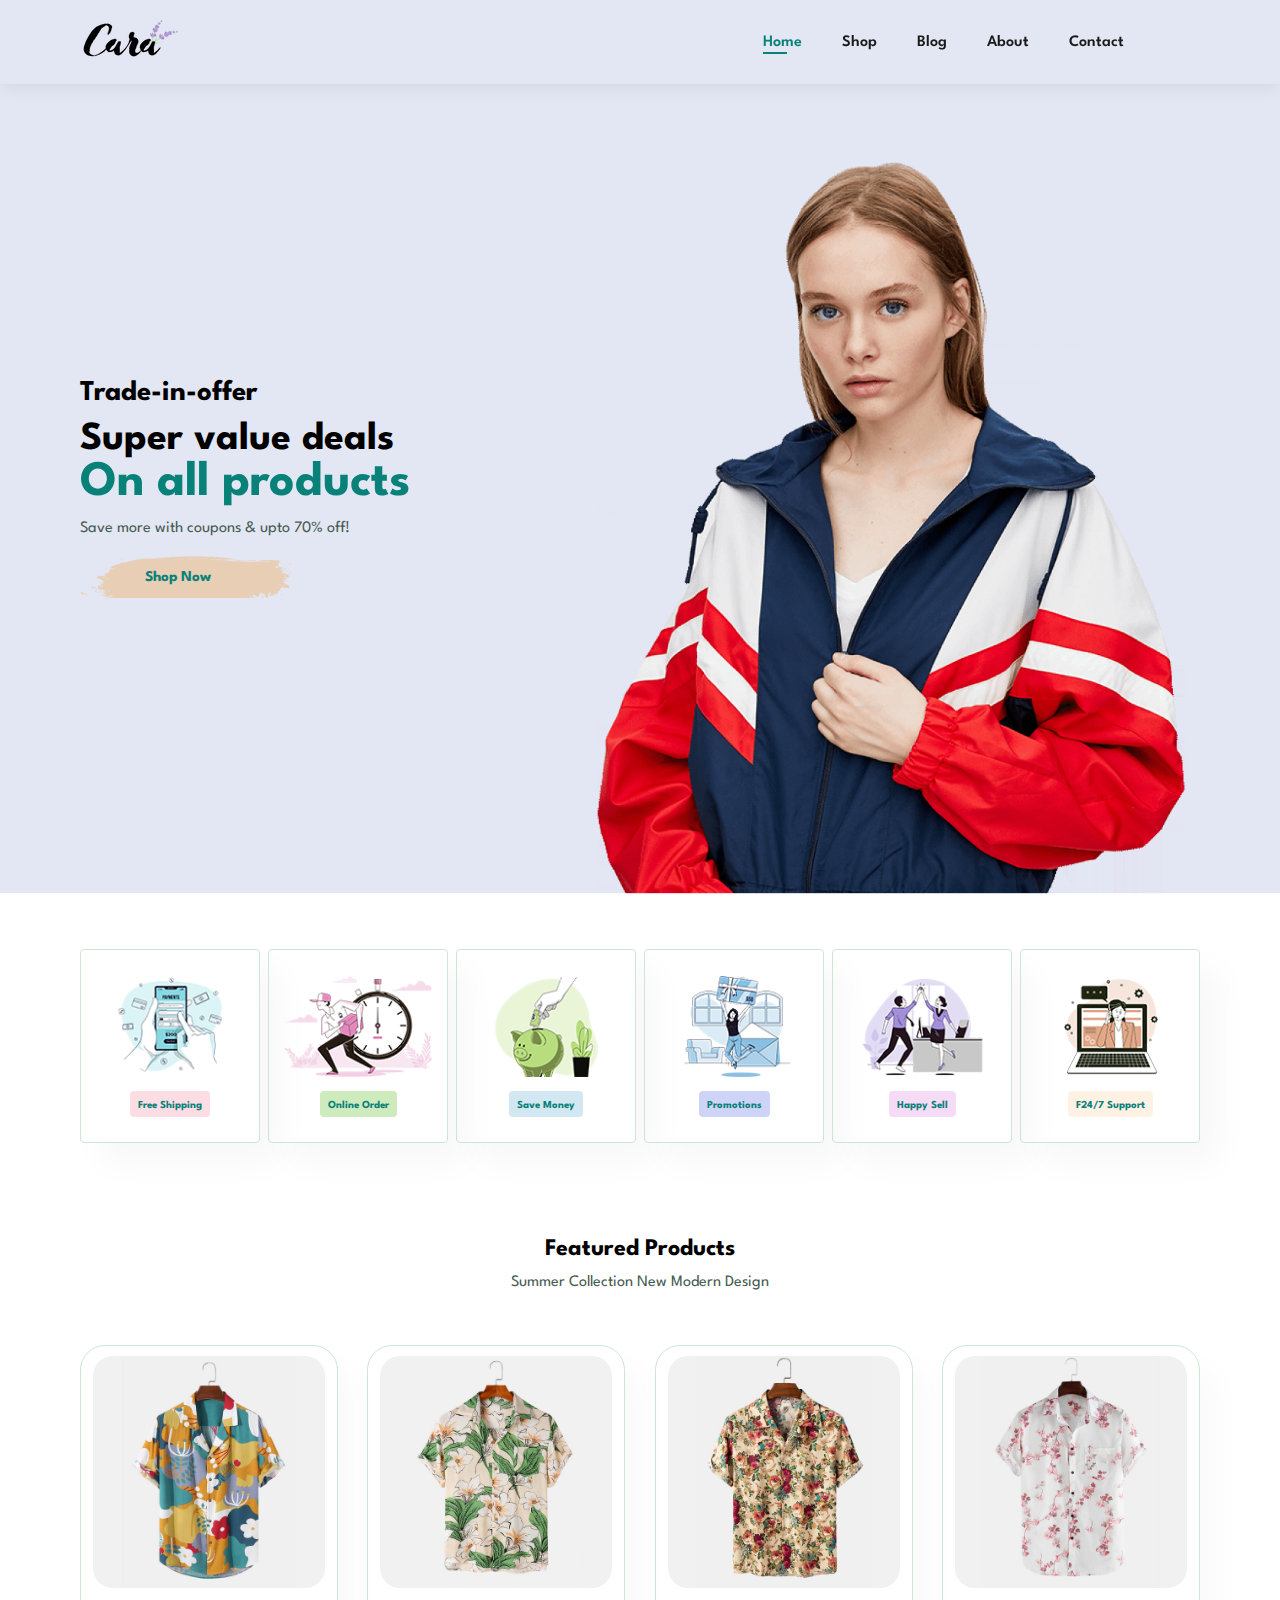
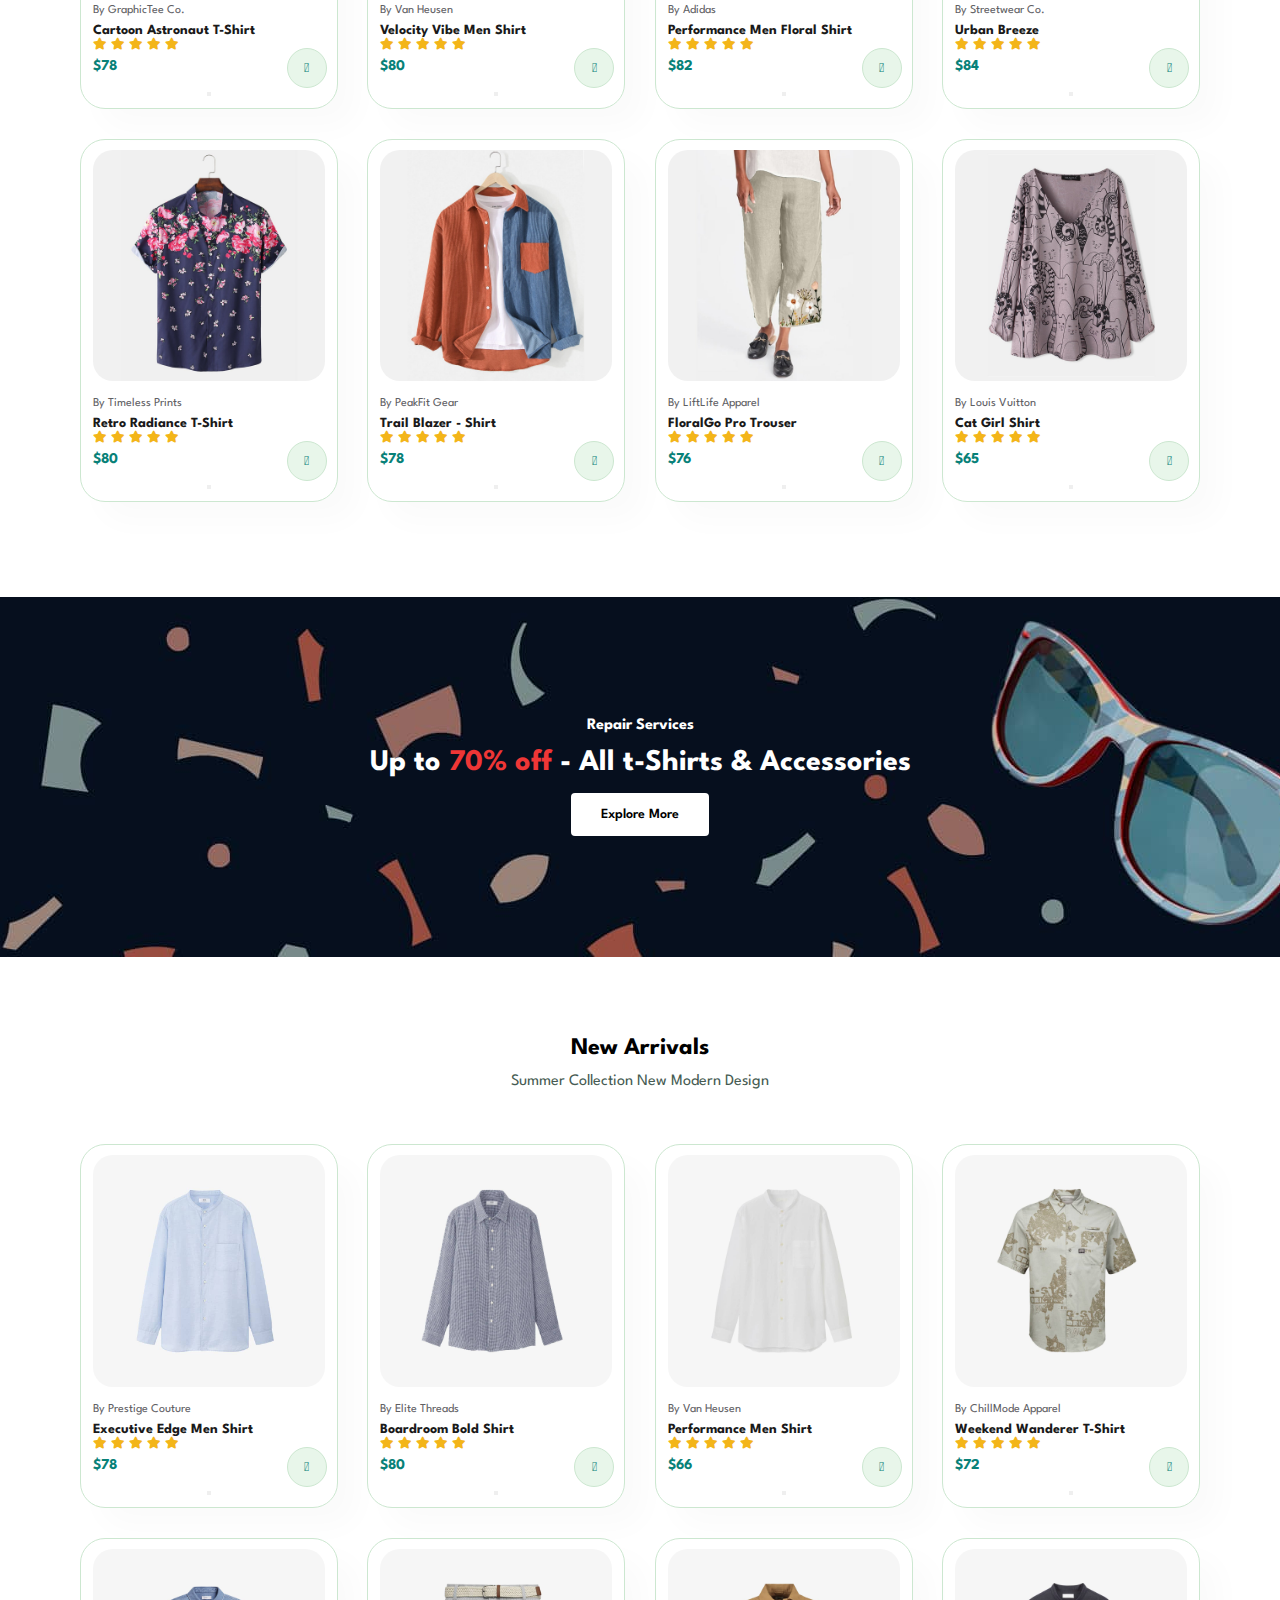
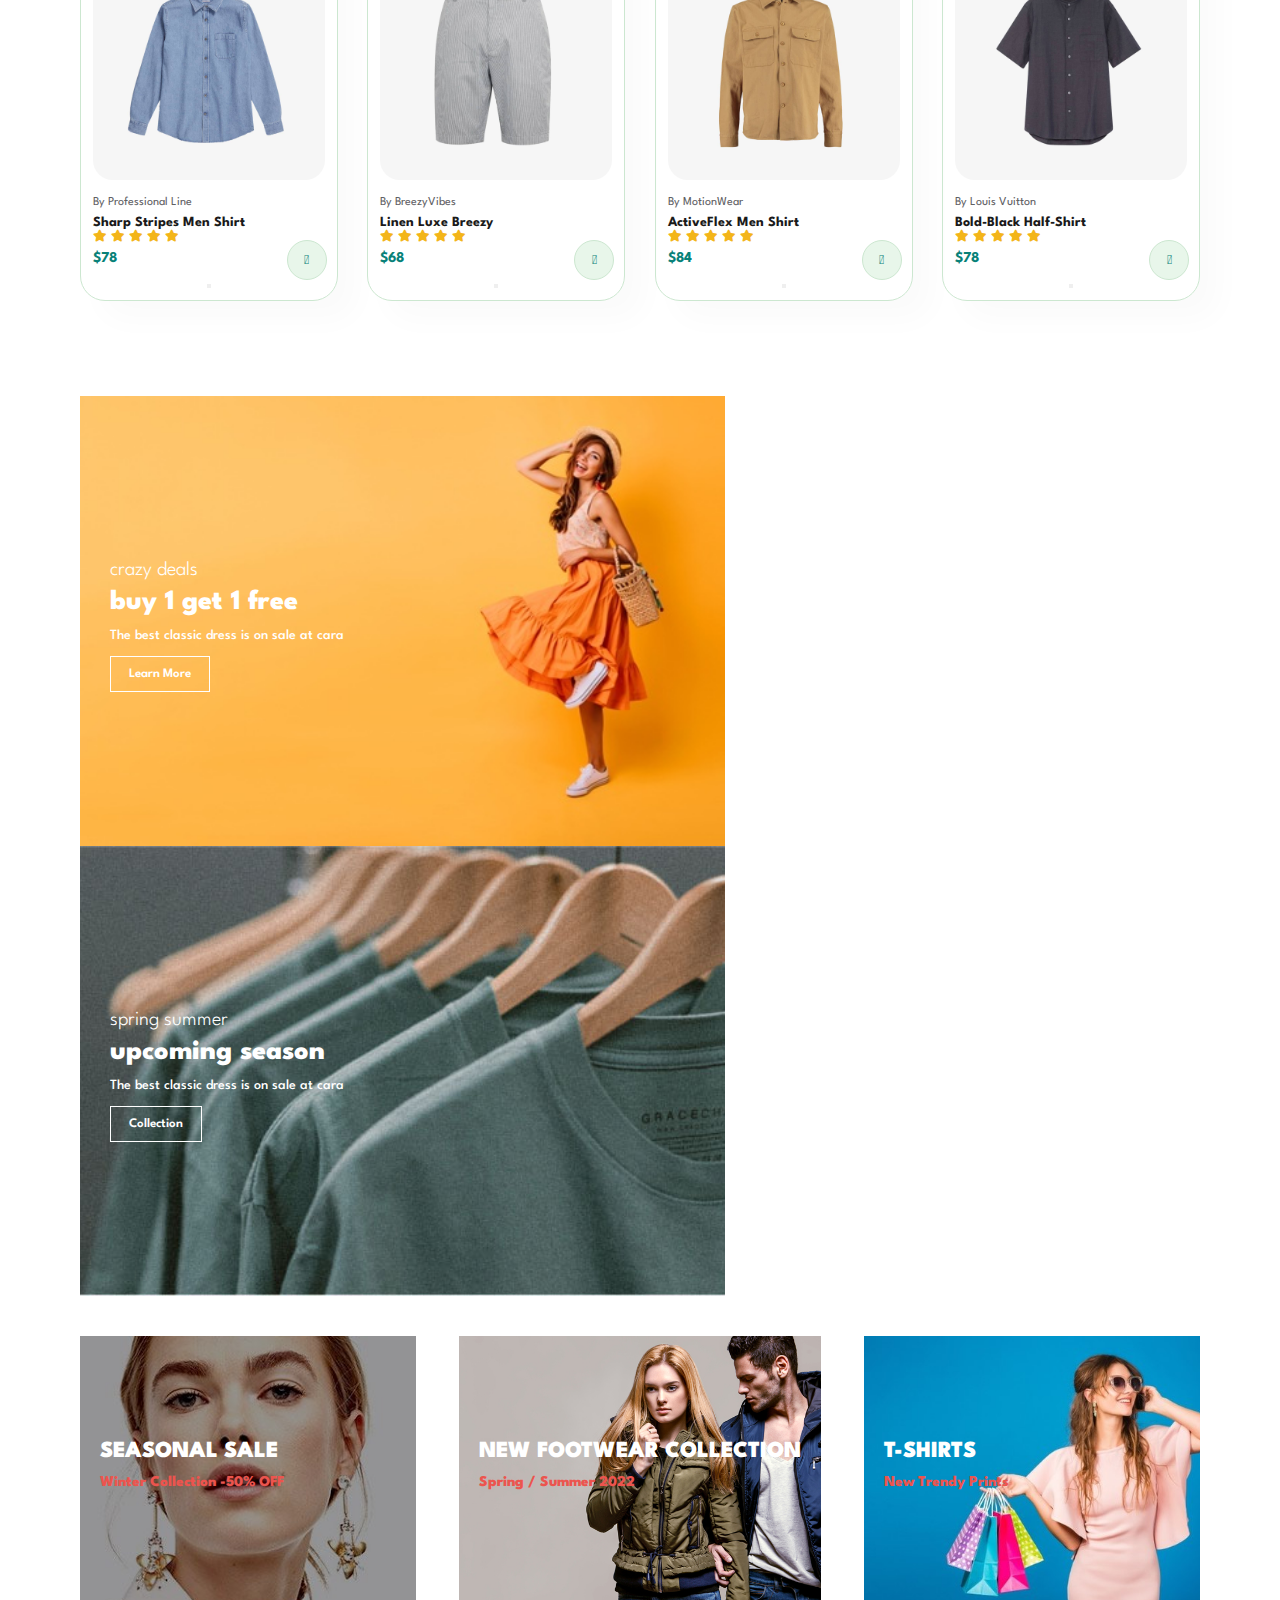
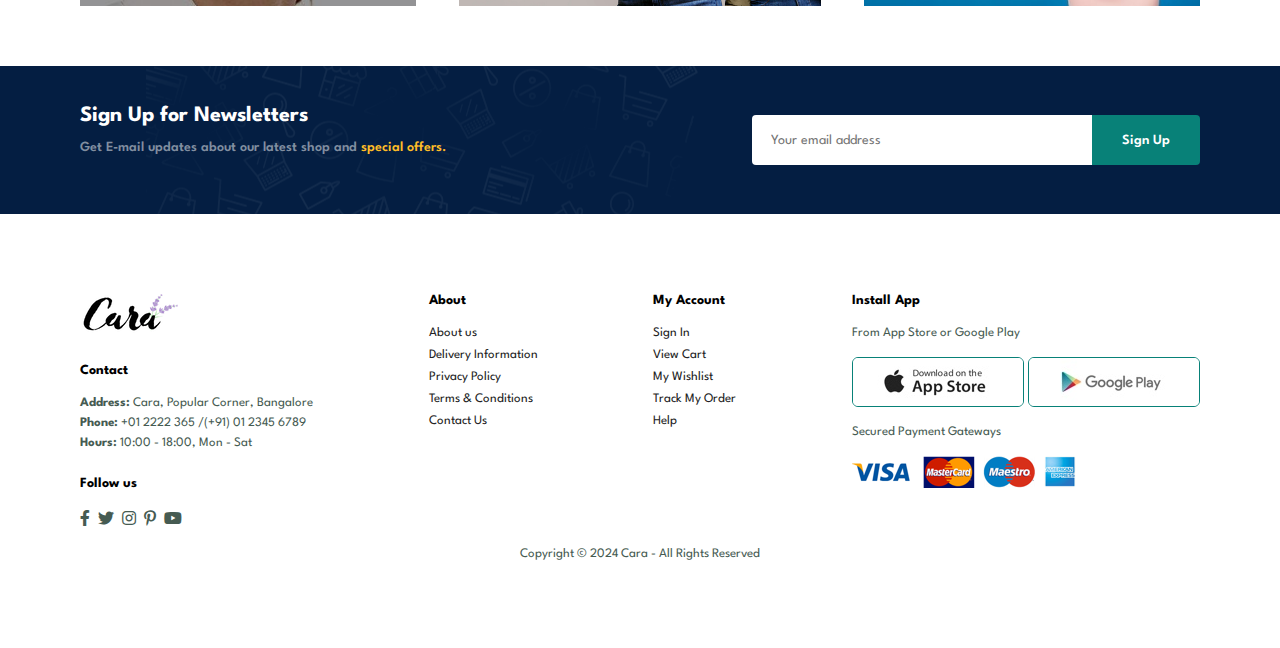
<file: index.html>
<!DOCTYPE html>
<html lang="en">
<head>
    <meta charset="UTF-8">
    <meta name="viewport" content="width=device-width, initial-scale=1.0">
    <title>Cara-Shoppy</title>
    <link rel="stylesheet" href="https://pro.fontawesome.com/releases/v5.10.0/css/all.css"/>
    <link rel="stylesheet" href="style.css">
</head>
<body>
<section id="header">
    <a href="#">
        <img src="img/logo.png" class="logo" alt="">
    </a>

    <div>
        <ul id="navbar">
            <li><a class="active" href="index.html">Home</a></li>
            <li><a href="shop.html">Shop</a></li>
            <li><a href="blog.html">Blog</a></li>
            <li><a href="about.html">About</a></li>
            <li><a href="contact.html">Contact</a></li>
            <li id="lg-bag">
                <a href="cart.html">
                    <i class="far fa-shopping-bag"></i>
                    <span id="cart-count">0</span> <!-- Added cart count badge -->
                </a>
            </li>
            <a href="#" id="close"><i class="far fa-times"></i></a>
        </ul>
    </div>
    <div id="mobile">
        <a href="cart.html">
            <i class="far fa-shopping-bag"></i>
            <span id="mobile-cart-count">0</span> <!-- Cart count for mobile -->
        </a>
        <i id="bar" class="fas fa-outdent"></i>
    </div>
</section>


    <section id="hero">
        <h4>Trade-in-offer</h4>
        <h2>Super value deals</h2>
        <h1>On all products</h1>
        <p>Save more with coupons & upto 70% off!</p>
        <button>Shop Now</button>
    </section>

    <section id="feature"  class="section-p1">
        <div class="fe-box">
            <img src="img/features/f1.png" alt="">
            <h6>Free Shipping</h6>
        </div>
        <div class="fe-box">
            <img src="img/features/f2.png" alt="">
            <h6>Online Order</h6>
        </div>
        <div class="fe-box">
            <img src="img/features/f3.png" alt="">
            <h6>Save Money</h6>
        </div>
        <div class="fe-box">
            <img src="img/features/f4.png" alt="">
            <h6>Promotions</h6>
        </div>
        <div class="fe-box">
            <img src="img/features/f5.png" alt="">
            <h6>Happy Sell</h6>
        </div>
        <div class="fe-box">
            <img src="img/features/f6.png" alt="">
            <h6>F24/7 Support</h6>
        </div>
    </section>

    <section id="product1" class="section-p1">
        <h2>Featured Products</h2>
        <p>Summer Collection New Modern Design</p>
        <div class="pro-container">
            <div class="pro">
                <img src="img/products/f1.jpg" alt="">
                <div class="des">
                    <span>By GraphicTee Co.</span>
                    <h5 class="product-name">Cartoon Astronaut T-Shirt</h5>
                    <div class="star">
                        <i class="fas fa-star"></i>
                        <i class="fas fa-star"></i>
                        <i class="fas fa-star"></i>
                        <i class="fas fa-star"></i>
                        <i class="fas fa-star"></i>
                    </div>
                    <span class="pp">$<h4 class="product-price">78</h4></span>
                </div>
                <button class="add-to-cart-btn"><i class="fal fa-shopping-cart cart"></i></button>
                

            </div>
            <div class="pro">
                <img src="img/products/f2.jpg" alt="">
                <div class="des">
                    <span>By Van Heusen</span>
                    <h5 class="product-name">Velocity Vibe Men Shirt</h5>
                    <div class="star">
                        <i class="fas fa-star"></i>
                        <i class="fas fa-star"></i>
                        <i class="fas fa-star"></i>
                        <i class="fas fa-star"></i>
                        <i class="fas fa-star"></i>
                    </div>
                    <span class="pp">$<h4 class="product-price">80</h4></span>
                </div>
                <button class="add-to-cart-btn"><i class="fal fa-shopping-cart cart"></i></button>
                

            </div>
            <div class="pro">
                <img src="img/products/f3.jpg" alt="">
                <div class="des">
                    <span>By Adidas</span>
                    <h5 class="product-name">Performance Men Floral Shirt</h5>
                    <div class="star">
                        <i class="fas fa-star"></i>
                        <i class="fas fa-star"></i>
                        <i class="fas fa-star"></i>
                        <i class="fas fa-star"></i>
                        <i class="fas fa-star"></i>
                    </div>
                    <span class="pp">$<h4 class="product-price">82</h4></span>
                </div>
                <button class="add-to-cart-btn"><i class="fal fa-shopping-cart cart"></i></button>
                

            </div>
            <div class="pro">
                <img src="img/products/f4.jpg" alt="">
                <div class="des">
                    <span>By Streetwear Co.</span>
                    <h5 class="product-name">Urban Breeze</h5>
                    <div class="star">
                        <i class="fas fa-star"></i>
                        <i class="fas fa-star"></i>
                        <i class="fas fa-star"></i>
                        <i class="fas fa-star"></i>
                        <i class="fas fa-star"></i>
                    </div>
                    <span class="pp">$<h4 class="product-price">84</h4></span>
                </div>
                <button class="add-to-cart-btn"><i class="fal fa-shopping-cart cart"></i></button>
                

            </div>
            <div class="pro">
                <img src="img/products/f5.jpg" alt="">
                <div class="des">
                    <span>By Timeless Prints</span>
                    <h5 class="product-name">Retro Radiance T-Shirt</h5>
                    <div class="star">
                        <i class="fas fa-star"></i>
                        <i class="fas fa-star"></i>
                        <i class="fas fa-star"></i>
                        <i class="fas fa-star"></i>
                        <i class="fas fa-star"></i>
                    </div>
                    <span class="pp">$<h4 class="product-price">80</h4></span>
                </div>
                <button class="add-to-cart-btn"><i class="fal fa-shopping-cart cart"></i></button>
                

            </div>
            <div class="pro">
                <img src="img/products/f6.jpg" alt="">
                <div class="des">
                    <span>By PeakFit Gear</span>
                    <h5 class="product-name">Trail Blazer - Shirt</h5>
                    <div class="star">
                        <i class="fas fa-star"></i>
                        <i class="fas fa-star"></i>
                        <i class="fas fa-star"></i>
                        <i class="fas fa-star"></i>
                        <i class="fas fa-star"></i>
                    </div>
                    <span class="pp">$<h4 class="product-price">78</h4></span>
                </div>
                <button class="add-to-cart-btn"><i class="fal fa-shopping-cart cart"></i></button>
                

            </div>
            <div class="pro">
                <img src="img/products/f7.jpg" alt="">
                <div class="des">
                    <span>By LiftLife Apparel</span>
                    <h5 class="product-name">FloralGo Pro Trouser </h5>
                    <div class="star">
                        <i class="fas fa-star"></i>
                        <i class="fas fa-star"></i>
                        <i class="fas fa-star"></i>
                        <i class="fas fa-star"></i>
                        <i class="fas fa-star"></i>
                    </div>
                    <span class="pp">$<h4 class="product-price">76</h4></span>
                </div>
                <button class="add-to-cart-btn"><i class="fal fa-shopping-cart cart"></i></button>
                

            </div>
            <div class="pro">
                <img src="img/products/f8.jpg" alt="">
                <div class="des">
                    <span>By Louis Vuitton</span>
                    <h5 class="product-name">Cat Girl Shirt</h5>
                    <div class="star">
                        <i class="fas fa-star"></i>
                        <i class="fas fa-star"></i>
                        <i class="fas fa-star"></i>
                        <i class="fas fa-star"></i>
                        <i class="fas fa-star"></i>
                    </div>
                    <span class="pp">$<h4 class="product-price">65</h4></span>
                </div>
                <button class="add-to-cart-btn"><i class="fal fa-shopping-cart cart"></i></button>
                

            </div>
        </div>
    </section>

    <section id="banner" class="section-m1">
        <h4>Repair Services</h4>
        <h2>Up to <span>70% off</span> - All t-Shirts & Accessories</h2>
        <button class="normal">Explore More</button>
    </section>

    <section id="product1" class="section-p1">
        <h2>New Arrivals</h2>
        <p>Summer Collection New Modern Design</p>
        <div class="pro-container">
            <div class="pro">
                <img src="img/products/n1.jpg" alt="">
                <div class="des">
                    <span>By Prestige Couture</span>
                    <h5 class="product-name">Executive Edge Men Shirt</h5>
                    <div class="star">
                        <i class="fas fa-star"></i>
                        <i class="fas fa-star"></i>
                        <i class="fas fa-star"></i>
                        <i class="fas fa-star"></i>
                        <i class="fas fa-star"></i>
                    </div>
                    <span class="pp">$<h4 class="product-price">78</h4></span>
                </div>
                <button class="add-to-cart-btn"><i class="fal fa-shopping-cart cart"></i></button>
                

            </div>
            <div class="pro">
                <img src="img/products/n2.jpg" alt="">
                <div class="des">
                    <span>By Elite Threads</span>
                    <h5 class="product-name">Boardroom Bold Shirt</h5>
                    <div class="star">
                        <i class="fas fa-star"></i>
                        <i class="fas fa-star"></i>
                        <i class="fas fa-star"></i>
                        <i class="fas fa-star"></i>
                        <i class="fas fa-star"></i>
                    </div>
                    <span class="pp">$<h4 class="product-price">80</h4></span>
                </div>
                <button class="add-to-cart-btn"><i class="fal fa-shopping-cart cart"></i></button>
                

            </div>
            <div class="pro">
                <img src="img/products/n3.jpg" alt="">
                <div class="des">
                    <span>By Van Heusen</span>
                    <h5 class="product-name">Performance Men Shirt</h5>
                    <div class="star">
                        <i class="fas fa-star"></i>
                        <i class="fas fa-star"></i>
                        <i class="fas fa-star"></i>
                        <i class="fas fa-star"></i>
                        <i class="fas fa-star"></i>
                    </div>
                    <span class="pp">$<h4 class="product-price">66</h4></span>
                </div>
                <button class="add-to-cart-btn"><i class="fal fa-shopping-cart cart"></i></button>
                

            </div>
            <div class="pro">
                <img src="img/products/n4.jpg" alt="">
                <div class="des">
                    <span>By ChillMode Apparel</span>
                    <h5 class="product-name">Weekend Wanderer T-Shirt</h5>
                    <div class="star">
                        <i class="fas fa-star"></i>
                        <i class="fas fa-star"></i>
                        <i class="fas fa-star"></i>
                        <i class="fas fa-star"></i>
                        <i class="fas fa-star"></i>
                    </div>
                    <span class="pp">$<h4 class="product-price">72</h4></span>
                </div>
                <button class="add-to-cart-btn"><i class="fal fa-shopping-cart cart"></i></button>
                

            </div>
            <div class="pro">
                <img src="img/products/n5.jpg" alt="">
                <div class="des">
                    <span>By Professional Line</span>
                    <h5 class="product-name">Sharp Stripes Men Shirt</h5>
                    <div class="star">
                        <i class="fas fa-star"></i>
                        <i class="fas fa-star"></i>
                        <i class="fas fa-star"></i>
                        <i class="fas fa-star"></i>
                        <i class="fas fa-star"></i>
                    </div>
                   <span class="pp">$<h4 class="product-price">78</h4></span>
                </div>
                <button class="add-to-cart-btn"><i class="fal fa-shopping-cart cart"></i></button>
                

            </div>
            <div class="pro">
                <img src="img/products/n6.jpg" alt="">
                <div class="des">
                    <span>By BreezyVibes</span>
                    <h5 class="product-name">Linen Luxe Breezy</h5>
                    <div class="star">
                        <i class="fas fa-star"></i>
                        <i class="fas fa-star"></i>
                        <i class="fas fa-star"></i>
                        <i class="fas fa-star"></i>
                        <i class="fas fa-star"></i>
                    </div>
                    <span class="pp">$<h4 class="product-price">68</h4></span>
                </div>
                <button class="add-to-cart-btn"><i class="fal fa-shopping-cart cart"></i></button>
                

            </div>
            <div class="pro">
                <img src="img/products/n7.jpg" alt="">
                <div class="des">
                    <span>By MotionWear</span>
                    <h5 class="product-name">ActiveFlex Men Shirt</h5>
                    <div class="star">
                        <i class="fas fa-star"></i>
                        <i class="fas fa-star"></i>
                        <i class="fas fa-star"></i>
                        <i class="fas fa-star"></i>
                        <i class="fas fa-star"></i>
                    </div>
                    <span class="pp">$<h4 class="product-price">84</h4></span>
                </div>
                <button class="add-to-cart-btn"><i class="fal fa-shopping-cart cart"></i></button>
                

            </div>
            <div class="pro">
                <img src="img/products/n8.jpg" alt="">
                <div class="des">
                    <span>By Louis Vuitton</span>
                    <h5 class="product-name">Bold-Black Half-Shirt</h5>
                    <div class="star">
                        <i class="fas fa-star"></i>
                        <i class="fas fa-star"></i>
                        <i class="fas fa-star"></i>
                        <i class="fas fa-star"></i>
                        <i class="fas fa-star"></i>
                    </div>
                    <span class="pp">$<h4 class="product-price">78</h4></span>
                </div>
                <button class="add-to-cart-btn"><i class="fal fa-shopping-cart cart"></i></button>
                

            </div>
        </div>
    </section>

    <section id="sm-banner" class="section-p1">
        <div class="banner-box">
            <h4>crazy deals</h4>
            <h2>buy 1 get 1 free</h2>
            <span>The best classic dress is on sale at cara</span>
            <button class="white">Learn More</button>
        </div>
        <div class="banner-box banner-box2">
            <h4>spring summer</h4>
            <h2>upcoming season</h2>
            <span>The best classic dress is on sale at cara</span>
            <button class="white">Collection</button>
        </div>
    </section>

    <section id="banner3" >
        <div class="banner-box">
           
            <h2>SEASONAL SALE</h2>
            <h3>Winter Collection -50% OFF</h3>
            
        </div>
        <div class="banner-box banner-box2">
           
            <h2>NEW FOOTWEAR COLLECTION</h2>
            <h3>Spring / Summer 2022</h3>
            
        </div>
        <div class="banner-box banner-box3">
           
            <h2>T-SHIRTS</h2>
            <h3>New Trendy Prints</h3>
            
        </div>
    </section>

    <section id="newsletter" class="section-p1  section-m1">
        <div class="newstext">
            <h4>Sign Up for Newsletters</h4>
            <p>Get E-mail updates about our latest shop and <span>special offers.</span></p>
        </div>
        <div class="form">
            <input type="text" placeholder="Your email address">
            <button class="normal">Sign Up</button>
        </div>
    </section>

    <footer class="section-p1 section-m1">
        <div class="col">
          <img class="logo" src="img/logo.png" alt="">
          <h4>Contact</h4>
          <p><strong>Address: </strong>Cara, Popular Corner, Bangalore</p>
          <p><strong>Phone: </strong>+01 2222 365 /(+91) 01 2345 6789</p>
          <p><strong>Hours: </strong>10:00 - 18:00, Mon - Sat</p>
          <div class="follow">
            <h4>Follow us</h4>
            <div class="icon">
              <i class="fab fa-facebook-f"></i>
              <i class="fab fa-twitter"></i>
              <i class="fab fa-instagram"></i>
              <i class="fab fa-pinterest-p"></i>
              <i class="fab fa-youtube"></i>
            </div>
          </div>
        </div>
      
        <div class="col">
          <h4>About</h4>
          <a href="#">About us</a>
          <a href="#">Delivery Information</a>
          <a href="#">Privacy Policy</a>
          <a href="#">Terms & Conditions</a>
          <a href="#">Contact Us</a>
          
        </div>
          <div class="col">
            <h4>My Account</h4>
            <a href="#">Sign In</a>
            <a href="#">View Cart</a>
            <a href="#">My Wishlist</a>
            <a href="#">Track My Order</a>
            <a href="#">Help</a>
          </div>
          <div class="col install">
            <h4>Install App</h4>
            <p>From App Store or Google Play</p>
            <div class="row">
                <img src="img/pay/app.jpg" alt="">
                <img src="img/pay/play.jpg" alt="">
            </div>
            <p>Secured Payment Gateways</p>
            <img src="img/pay/pay.png" alt="">
        </div>
        <div class="copyright">
            <p>Copyright © 2024 Cara - All Rights Reserved</p>
        </div>
        
          </footer>
          
    

    
    <script src="script.js"></script>
    <script src="cart.js"></script>
    
</body>
</html>
</file>
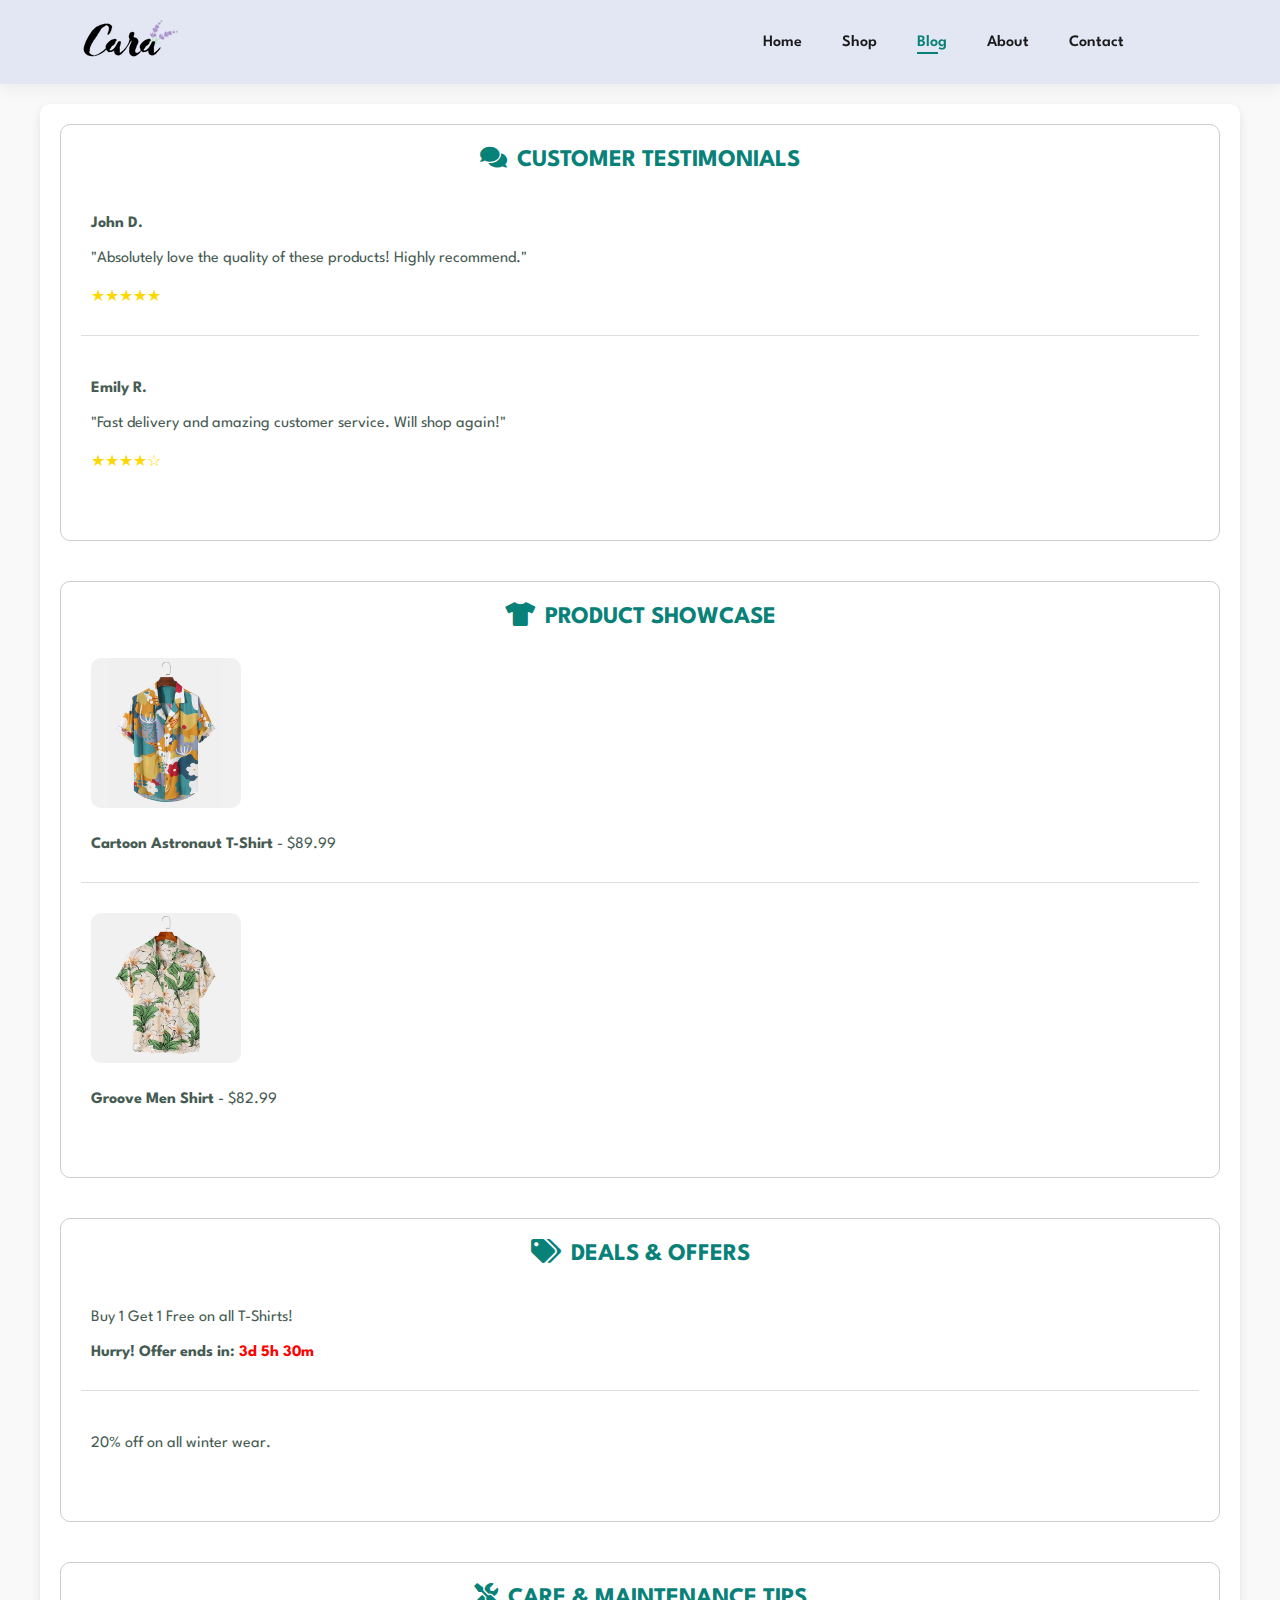
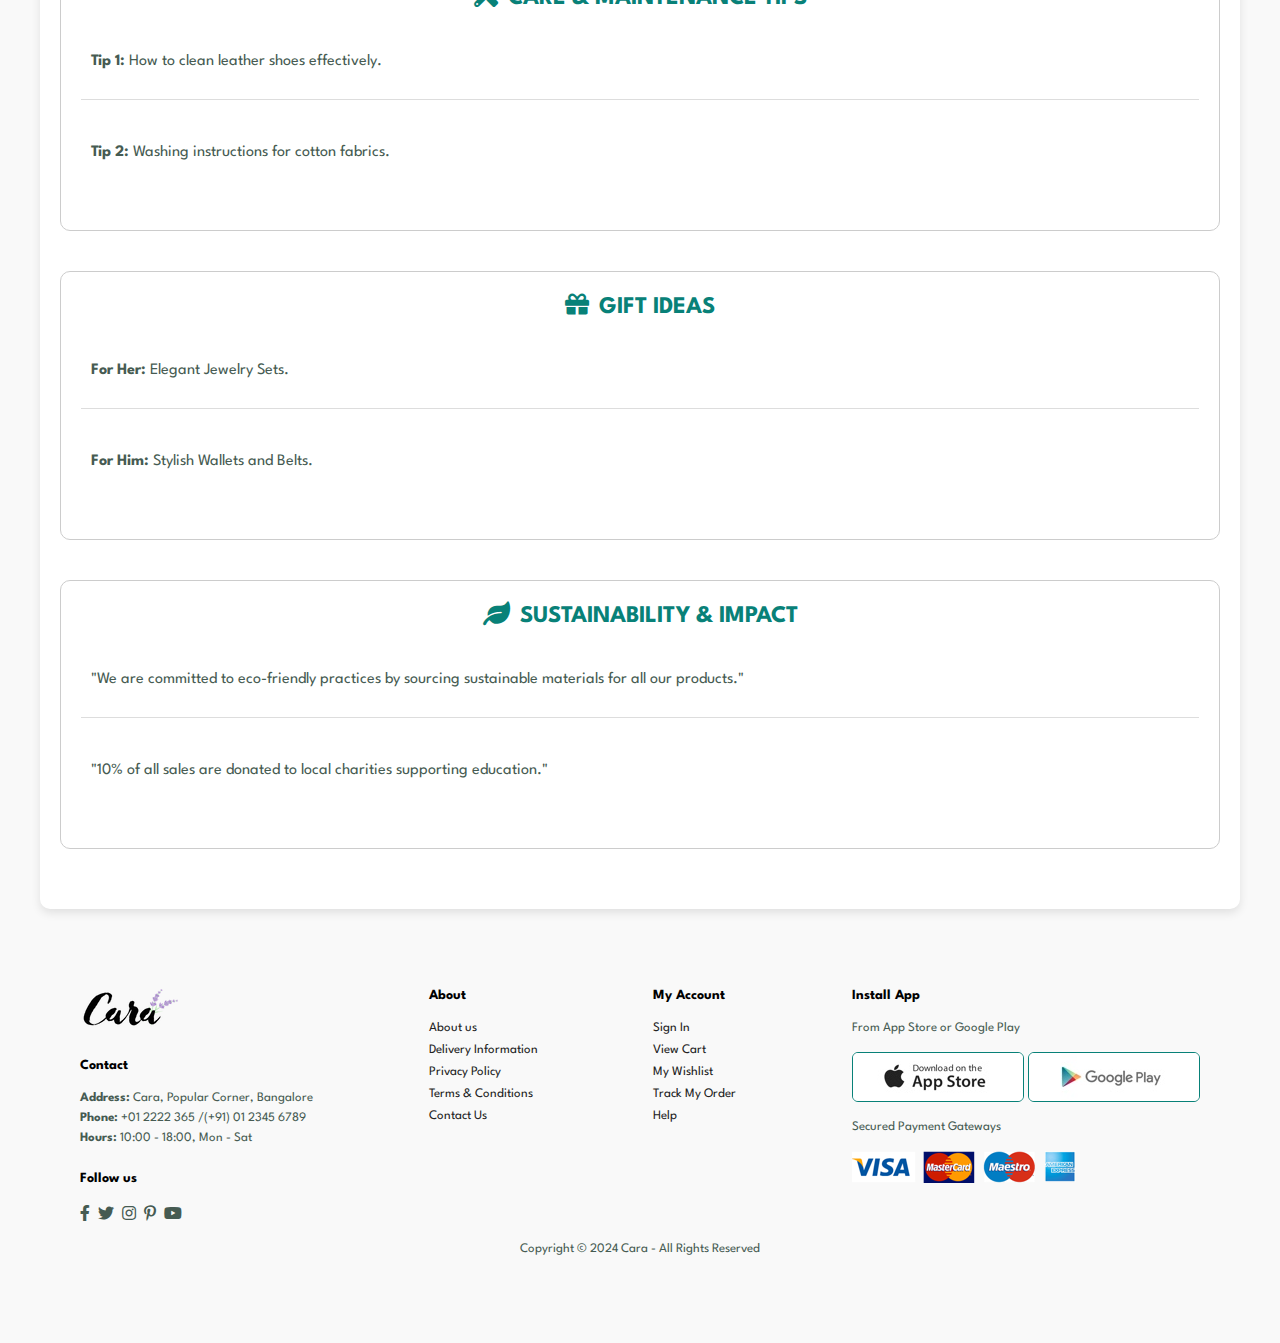
<file: blog.html>
<!DOCTYPE html>
<html lang="en">
<head>
    <meta charset="UTF-8">
    <meta name="viewport" content="width=device-width, initial-scale=1.0">
    <title>Get to Know Us</title>
    
    <link rel="stylesheet" href="https://pro.fontawesome.com/releases/v5.10.0/css/all.css"/>
    <link rel="stylesheet" href="style.css">
    <style>
        
            body {
              font-family: Arial, sans-serif;
              margin: 0;
              padding: 0;
              background-color: #f9f9f9;
            }
        
            .container {
              max-width: 1200px;
              margin: 20px auto;
              padding: 20px;
              background: white;
              border-radius: 10px;
              box-shadow: 0 4px 10px rgba(0, 0, 0, 0.1);
            }
        
            h1, h2 {
              text-align: center;
              margin-bottom: 20px;
              color: #088178;
              text-transform: uppercase;
            }
        
            .section {
              margin-bottom: 40px;
            }
        
            .section img {
                height: 150px;
              width: 150px;
              border-radius: 10px;
              margin-bottom: 10px;
            }
        
            .reviews, .products, .deals, .tips, .gifts, .sustainability {
              padding: 20px;
              border: 1px solid #ccc;
              border-radius: 10px;
              background: #fff;
              transition: box-shadow 0.3s ease;
            }
        
            .reviews:hover, .products:hover, .deals:hover, .tips:hover, .gifts:hover, .sustainability:hover {
              box-shadow: 0 8px 15px rgba(0, 0, 0, 0.2);
            }
        
            .review, .product, .deal, .tip, .gift, .impact {
              margin-bottom: 20px;
              padding: 10px;
              border-bottom: 1px solid #ddd;
            }
        
            .review:last-child, .product:last-child, .deal:last-child, .tip:last-child, .gift:last-child, .impact:last-child {
              border-bottom: none;
            }
        
            .star {
              color: gold;
            }
        
            .deal span {
              color: red;
              font-weight: bold;
            }
        
            .highlight-icon {
              font-size: 24px;
              color: #088178;
              margin-right: 10px;
            }
         
      </style>
</head>
<body>
    <section id="header">
        <a href="#">
            <img src="img/logo.png" class="logo" alt="">
        </a>
    
        <div>
            <ul id="navbar">
                <li><a  href="index.html">Home</a></li>
                <li><a href="shop.html">Shop</a></li>
                <li><a class="active" href="blog.html">Blog</a></li>
                <li><a href="about.html">About</a></li>
                <li><a href="contact.html">Contact</a></li>
                <li id="lg-bag">
                    <a href="cart.html">
                        <i class="far fa-shopping-bag"></i>
                        <span id="cart-count">0</span> <!-- Added cart count badge -->
                    </a>
                </li>
                <a href="#" id="close"><i class="far fa-times"></i></a>
            </ul>
        </div>
        <div id="mobile">
            <a href="cart.html">
                <i class="far fa-shopping-bag"></i>
                <span id="mobile-cart-count">0</span> <!-- Cart count for mobile -->
            </a>
            <i id="bar" class="fas fa-outdent"></i>
        </div>
    </section>



    <div class="container">
        <!-- Customer Testimonials -->
        <div class="section reviews">
          <h2><i class="fas fa-comments highlight-icon"></i>Customer Testimonials</h2>
          <div class="review">
            <p><strong>John D.</strong></p>
            <p>"Absolutely love the quality of these products! Highly recommend."</p>
            <p><span class="star">&#9733;&#9733;&#9733;&#9733;&#9733;</span></p>
          </div>
          <div class="review">
            <p><strong>Emily R.</strong></p>
            <p>"Fast delivery and amazing customer service. Will shop again!"</p>
            <p><span class="star">&#9733;&#9733;&#9733;&#9733;&#9734;</span></p>
          </div>
        </div>
      
        <!-- Product Showcase -->
        <div class="section products">
          <h2><i class="fas fa-tshirt highlight-icon"></i>Product Showcase</h2>
          <div class="product">
            <img src="img/products/f1.jpg" alt="Product 1">
            <p><strong>Cartoon Astronaut T-Shirt</strong> - $89.99</p>
          </div>
          <div class="product">
            <img src="img/products/f2.jpg" alt="Product 2">
            <p><strong>Groove Men Shirt</strong> - $82.99</p>
          </div>
        </div>
      
        <!-- Deals & Offers -->
        <div class="section deals">
          <h2><i class="fas fa-tags highlight-icon"></i>Deals & Offers</h2>
          <div class="deal">
            <p>Buy 1 Get 1 Free on all T-Shirts!</p>
            <p><strong>Hurry! Offer ends in:</strong> <span id="countdown">3d 5h 30m</span></p>
          </div>
          <div class="deal">
            <p>20% off on all winter wear.</p>
          </div>
        </div>
      
        <!-- Care & Maintenance Tips -->
        <div class="section tips">
          <h2><i class="fas fa-tools highlight-icon"></i>Care & Maintenance Tips</h2>
          <div class="tip">
            <p><strong>Tip 1:</strong> How to clean leather shoes effectively.</p>
          </div>
          <div class="tip">
            <p><strong>Tip 2:</strong> Washing instructions for cotton fabrics.</p>
          </div>
        </div>
      
        <!-- Gift Ideas -->
        <div class="section gifts">
          <h2><i class="fas fa-gift highlight-icon"></i>Gift Ideas</h2>
          <div class="gift">
            <p><strong>For Her:</strong> Elegant Jewelry Sets.</p>
          </div>
          <div class="gift">
            <p><strong>For Him:</strong> Stylish Wallets and Belts.</p>
          </div>
        </div>
      
        <!-- Sustainability & Impact -->
        <div class="section sustainability">
          <h2><i class="fas fa-leaf highlight-icon"></i>Sustainability & Impact</h2>
          <div class="impact">
            <p>"We are committed to eco-friendly practices by sourcing sustainable materials for all our products."</p>
          </div>
          <div class="impact">
            <p>"10% of all sales are donated to local charities supporting education."</p>
          </div>
        </div>
      </div>
      

      <footer class="section-p1 section-m1">
        <div class="col">
          <img class="logo" src="img/logo.png" alt="">
          <h4>Contact</h4>
          <p><strong>Address: </strong>Cara, Popular Corner, Bangalore</p>
          <p><strong>Phone: </strong>+01 2222 365 /(+91) 01 2345 6789</p>
          <p><strong>Hours: </strong>10:00 - 18:00, Mon - Sat</p>
          <div class="follow">
            <h4>Follow us</h4>
            <div class="icon">
              <i class="fab fa-facebook-f"></i>
              <i class="fab fa-twitter"></i>
              <i class="fab fa-instagram"></i>
              <i class="fab fa-pinterest-p"></i>
              <i class="fab fa-youtube"></i>
            </div>
          </div>
        </div>
      
        <div class="col">
          <h4>About</h4>
          <a href="#">About us</a>
          <a href="#">Delivery Information</a>
          <a href="#">Privacy Policy</a>
          <a href="#">Terms & Conditions</a>
          <a href="#">Contact Us</a>
          
        </div>
          <div class="col">
            <h4>My Account</h4>
            <a href="#">Sign In</a>
            <a href="#">View Cart</a>
            <a href="#">My Wishlist</a>
            <a href="#">Track My Order</a>
            <a href="#">Help</a>
          </div>
          <div class="col install">
            <h4>Install App</h4>
            <p>From App Store or Google Play</p>
            <div class="row">
                <img src="img/pay/app.jpg" alt="">
                <img src="img/pay/play.jpg" alt="">
            </div>
            <p>Secured Payment Gateways</p>
            <img src="img/pay/pay.png" alt="">
        </div>
        <div class="copyright">
            <p>Copyright © 2024 Cara - All Rights Reserved</p>
        </div>
        
          </footer>

    <script src="cart.js"></script>

</body>
</html>
</file>
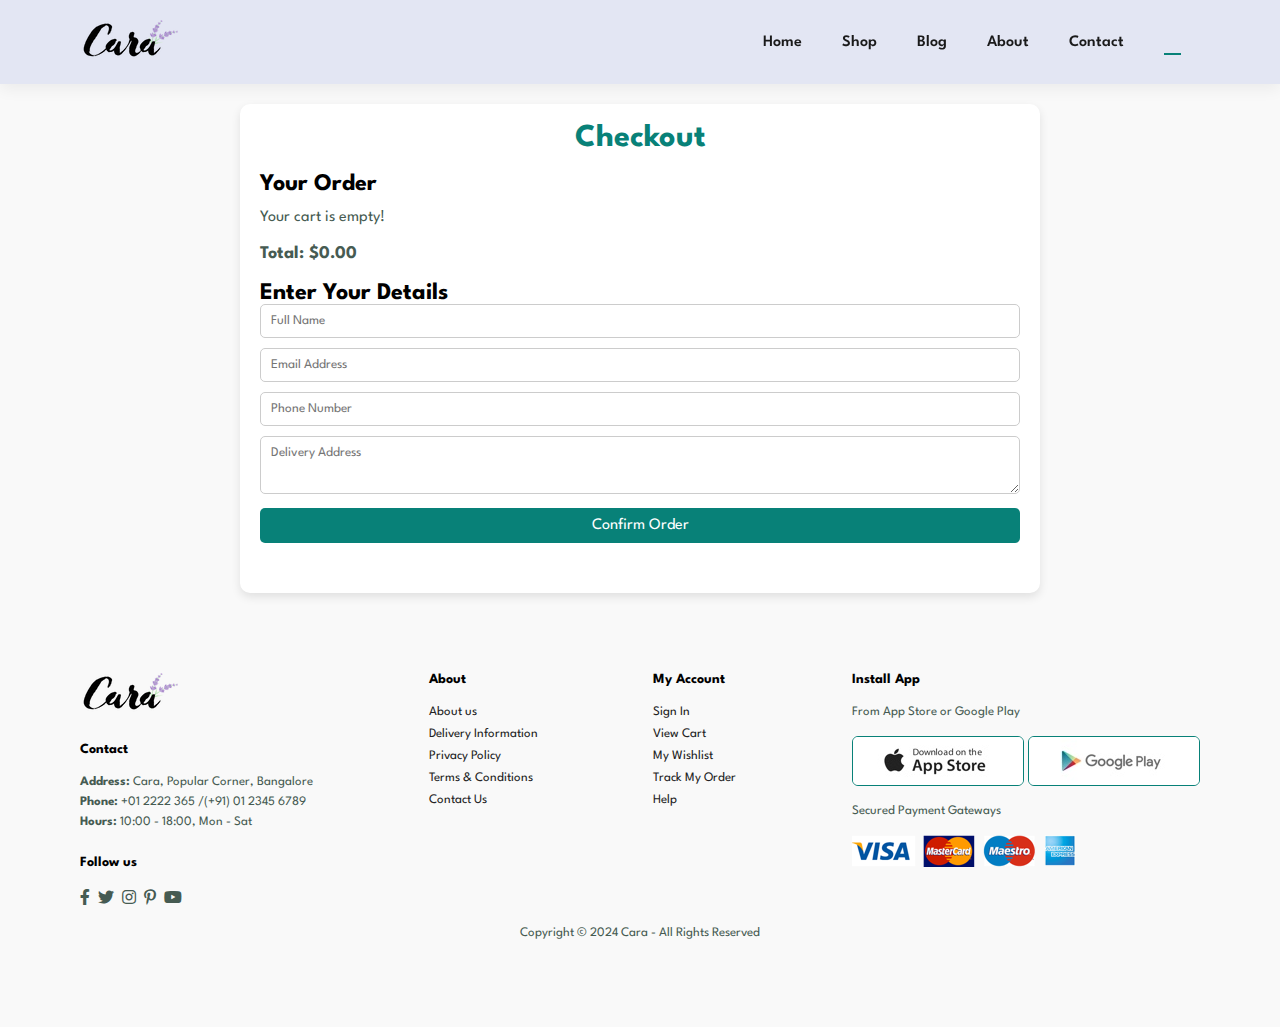
<file: checkout.html>
<!DOCTYPE html>
<html lang="en">
<head>
  <meta charset="UTF-8">
  <meta name="viewport" content="width=device-width, initial-scale=1.0">
  <title>Checkout</title>
  <link rel="stylesheet" href="https://pro.fontawesome.com/releases/v5.10.0/css/all.css"/>
  <link rel="stylesheet" href="style.css">
  <style>
    body {
      font-family: Arial, sans-serif;
      margin: 0;
      padding: 0;
      background-color: #f9f9f9;
    }

    .container {
      max-width: 800px;
      margin: 20px auto;
      padding: 20px;
      background: white;
      border-radius: 10px;
      box-shadow: 0 4px 10px rgba(0, 0, 0, 0.1);
    }

    h1 {
      text-align: center;
      margin-bottom: 20px;
      color: #088178;
    }

    .cart-summary, .user-details {
      margin-bottom: 20px;
    }

    .cart-item {
      display: flex;
      justify-content: space-between;
      align-items: center;
      border-bottom: 1px solid #ddd;
      padding: 10px 0;
    }

    .cart-item:last-child {
      border-bottom: none;
    }

    .cart-item img {
      width: 200px;
      height: 200px;
      object-fit: cover;
      border-radius: 10px;
    }

    .cart-item-details {
      flex: 2;
      margin-left: 10px;
    }

    .cart-total {
      font-weight: bold;
      font-size: 18px;
      margin-top: 10px;
    }

    form input, form button, form textarea {
      width: 100%;
      padding: 10px;
      margin-bottom: 10px;
      border: 1px solid #ccc;
      border-radius: 5px;
    }

    form button {
      background: #088178;
      color: white;
      cursor: pointer;
      border: none;
      font-size: 16px;
    }

    form button:hover {
      background: #066e66;
    }
  </style>
</head>
<body>

    <section id="header">
        <a href="#">
            <img src="img/logo.png" class="logo" alt="">
        </a>
    
        <div>
            <ul id="navbar">
                <li><a  href="index.html">Home</a></li>
                <li><a href="shop.html">Shop</a></li>
                <li><a href="blog.html">Blog</a></li>
                <li><a href="about.html">About</a></li>
                <li><a href="contact.html">Contact</a></li>
                <li id="lg-bag">
                    <a class="active" href="cart.html">
                        <i class="far fa-shopping-bag"></i>
                        <span id="cart-count">0</span> <!-- Added cart count badge -->
                    </a>
                </li>
                <a href="#" id="close"><i class="far fa-times"></i></a>
            </ul>
        </div>
        <div id="mobile">
            <a href="cart.html">
                <i class="far fa-shopping-bag"></i>
                <span id="mobile-cart-count">0</span> <!-- Cart count for mobile -->
            </a>
            <i id="bar" class="fas fa-outdent"></i>
        </div>
    </section>

  <div class="container">
    <h1>Checkout</h1>
    
    <!-- Cart Summary -->
    <div class="cart-summary" id="cart-summary">
      <h2>Your Order</h2>
      <div id="cart-items"></div>
      <p class="cart-total">Total: $<span id="total-price">0.00</span></p>
    </div>

    <!-- User Details Form -->
    <div class="user-details">
      <h2>Enter Your Details</h2>
      <form id="checkout-form">
        <input type="text" id="name" placeholder="Full Name" required>
        <input type="email" id="email" placeholder="Email Address" required>
        <input type="tel" id="phone" placeholder="Phone Number" required pattern="[0-9]{10}" title="Please enter a valid 10-digit phone number">
        <textarea id="address" placeholder="Delivery Address" rows="3" required></textarea>
        <button type="submit">Confirm Order</button>
      </form>
    </div>
  </div>

  <footer class="section-p1 section-m1">
    <div class="col">
      <img class="logo" src="img/logo.png" alt="">
      <h4>Contact</h4>
      <p><strong>Address: </strong>Cara, Popular Corner, Bangalore</p>
      <p><strong>Phone: </strong>+01 2222 365 /(+91) 01 2345 6789</p>
      <p><strong>Hours: </strong>10:00 - 18:00, Mon - Sat</p>
      <div class="follow">
        <h4>Follow us</h4>
        <div class="icon">
          <i class="fab fa-facebook-f"></i>
          <i class="fab fa-twitter"></i>
          <i class="fab fa-instagram"></i>
          <i class="fab fa-pinterest-p"></i>
          <i class="fab fa-youtube"></i>
        </div>
      </div>
    </div>
  
    <div class="col">
      <h4>About</h4>
      <a href="#">About us</a>
      <a href="#">Delivery Information</a>
      <a href="#">Privacy Policy</a>
      <a href="#">Terms & Conditions</a>
      <a href="#">Contact Us</a>
      
    </div>
      <div class="col">
        <h4>My Account</h4>
        <a href="#">Sign In</a>
        <a href="#">View Cart</a>
        <a href="#">My Wishlist</a>
        <a href="#">Track My Order</a>
        <a href="#">Help</a>
      </div>
      <div class="col install">
        <h4>Install App</h4>
        <p>From App Store or Google Play</p>
        <div class="row">
            <img src="img/pay/app.jpg" alt="">
            <img src="img/pay/play.jpg" alt="">
        </div>
        <p>Secured Payment Gateways</p>
        <img src="img/pay/pay.png" alt="">
    </div>
    <div class="copyright">
        <p>Copyright © 2024 Cara - All Rights Reserved</p>
    </div>
    
      </footer>

  <script>
    // Load the cart from localStorage
    const cart = JSON.parse(localStorage.getItem('cart')) || [];
    const cartItemsContainer = document.getElementById('cart-items');
    const totalPriceElement = document.getElementById('total-price');

    // Render the cart items
    function renderCart() {
      cartItemsContainer.innerHTML = '';
      let totalPrice = 0;

      cart.forEach(item => {
        if (!item.quantity || item.quantity < 1) {
          item.quantity = 1; // Ensure quantity is at least 1
        }
        const price = parseFloat(item.price); // Ensure price is parsed as a number

        const itemElement = document.createElement('div');
        itemElement.classList.add('cart-item');

        itemElement.innerHTML = `
          <div class="cart-item-details">
            <h4>${item.name}</h4>
            <p>Price: $${price.toFixed(2)}</p>
            <p>Quantity: ${item.quantity}</p>
            <p>Subtotal: $${(price * item.quantity).toFixed(2)}</p>
          </div>
          <img src="${item.image}" alt="${item.name}">
        `;

        cartItemsContainer.appendChild(itemElement);
        totalPrice += price * item.quantity; // Accumulate the total price
      });

      totalPriceElement.textContent = totalPrice.toFixed(2); // Update the total price

      if (cart.length === 0) {
        cartItemsContainer.innerHTML = '<p>Your cart is empty!</p>';
      }
    }

    // Handle form submission
    document.getElementById('checkout-form').addEventListener('submit', (event) => {
      event.preventDefault();

      const name = document.getElementById('name').value;
      const email = document.getElementById('email').value;
      const phone = document.getElementById('phone').value;
      const address = document.getElementById('address').value;

      if (!name || !email || !phone || !address) {
        alert('Please fill in all the details.');
        return;
      }

      // Save order details (You can replace this with server-side logic if needed)
      const orderDetails = {
        name,
        email,
        phone,
        address,
        cart,
        total: totalPriceElement.textContent
      };

      alert('Order confirmed! Thank you for shopping with us.');
      console.log('Order Details:', orderDetails);

      // Clear the cart after order confirmation
      localStorage.removeItem('cart');
      renderCart();
    });

    // Initial render
    renderCart();
  </script>
</body>
</html>
</file>
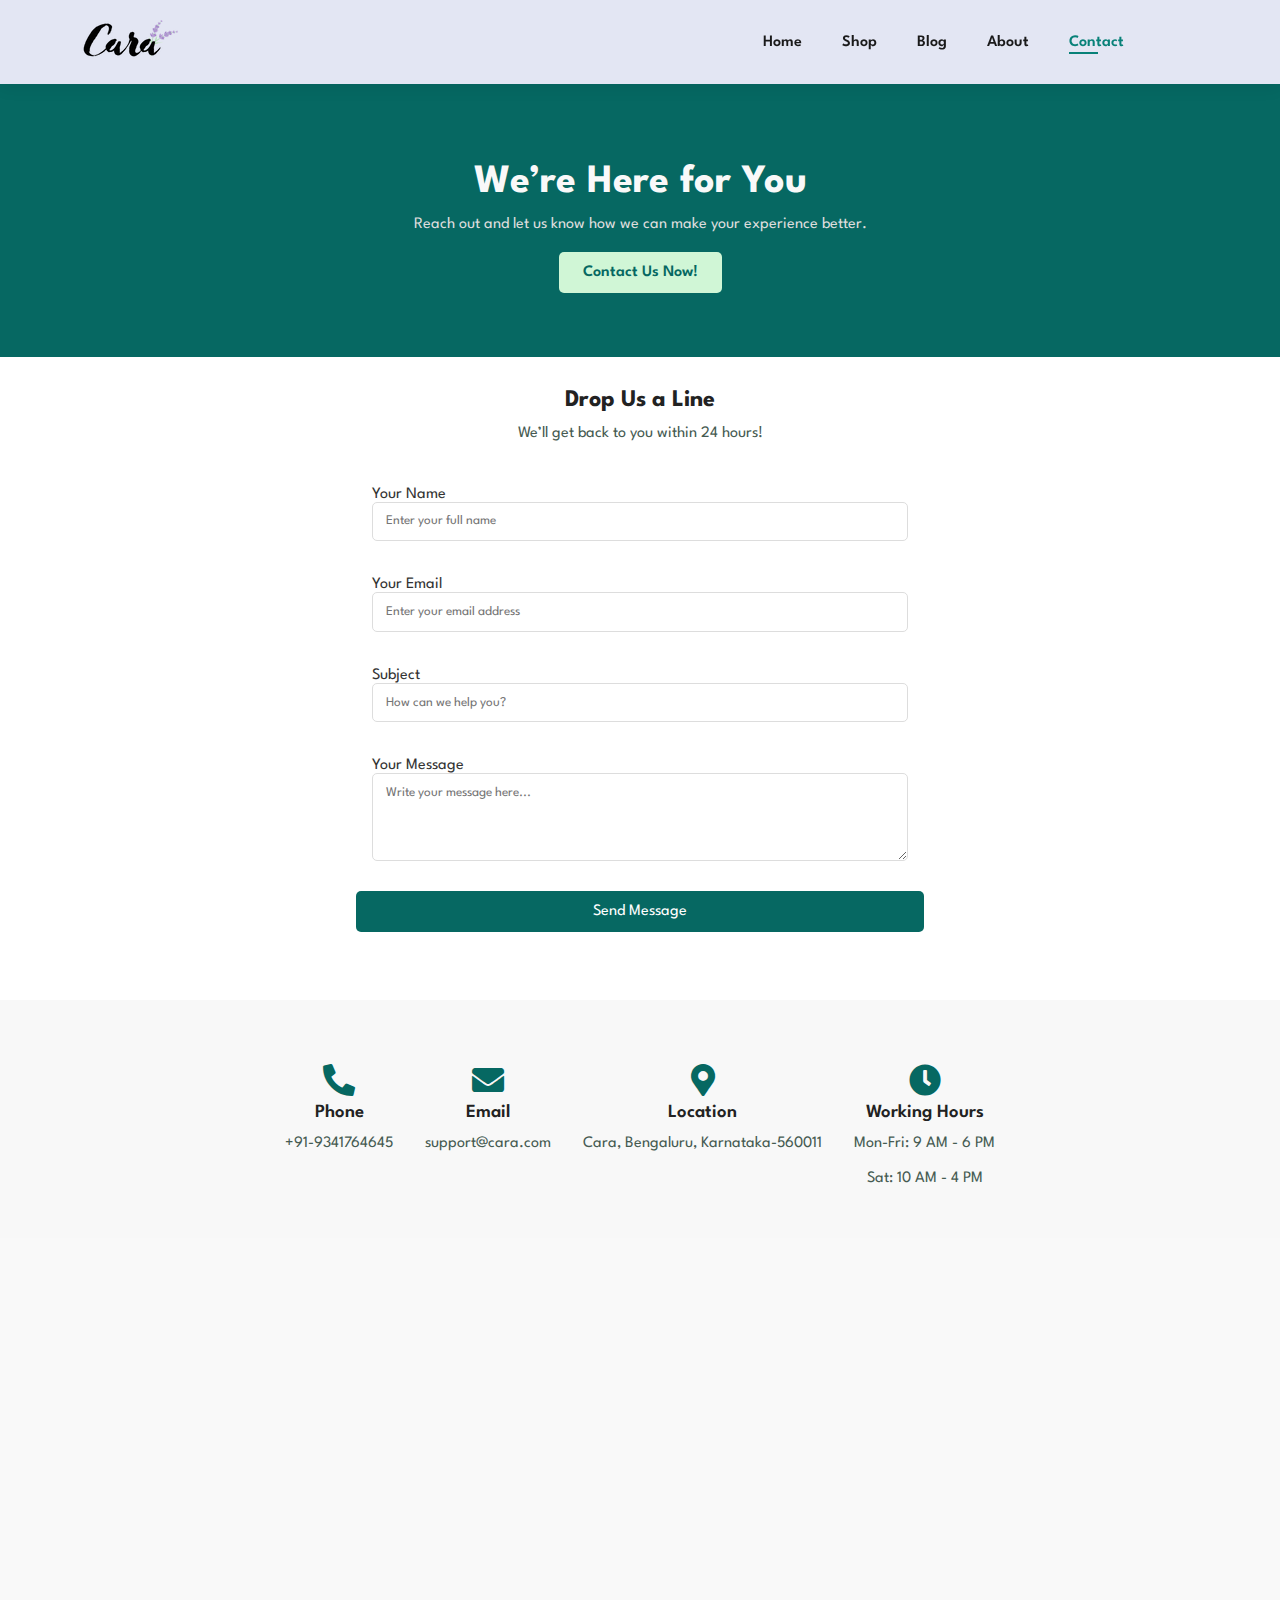
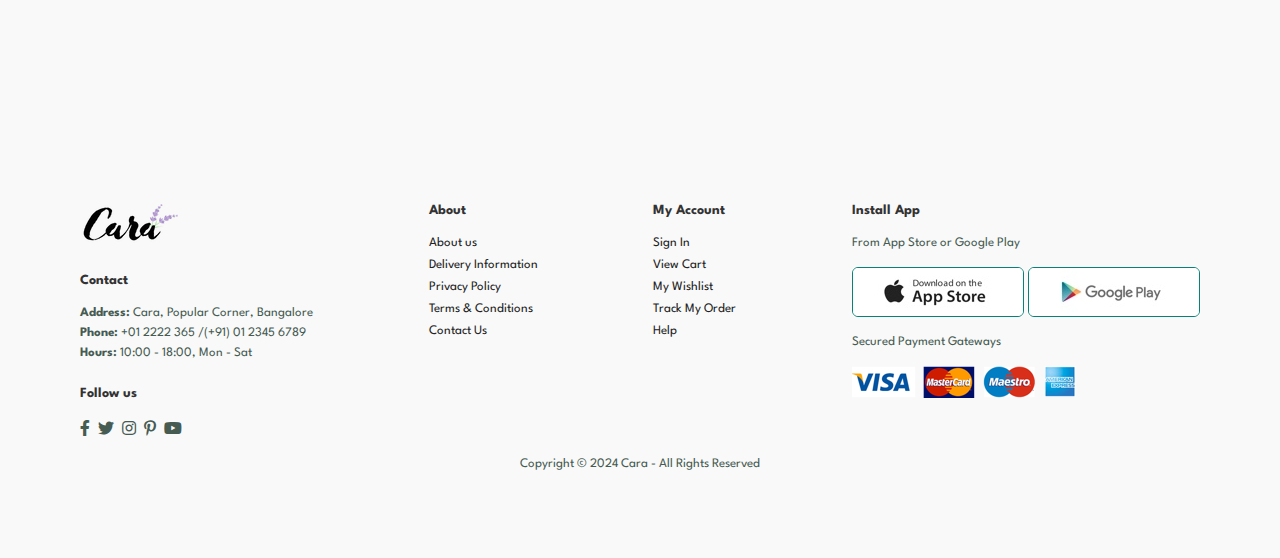
<file: contact.html>
<!DOCTYPE html>
<html lang="en">
<head>
    <meta charset="UTF-8">
    <meta name="viewport" content="width=device-width, initial-scale=1.0">
    <title>Contact Us - Cara</title>
    <link rel="stylesheet" href="https://pro.fontawesome.com/releases/v5.10.0/css/all.css"/>
    <link rel="stylesheet" href="style.css">
</head>
<body>
    <section id="header">
        <a href="#">
            <img src="img/logo.png" class="logo" alt="">
        </a>
    
        <div>
            <ul id="navbar">
                <li><a href="index.html">Home</a></li>
                <li><a href="shop.html">Shop</a></li>
                <li><a href="blog.html">Blog</a></li>
                <li><a href="about.html">About</a></li>
                <li><a class="active" href="contact.html">Contact</a></li>
                <li id="lg-bag">
                    <a href="cart.html">
                        <i class="far fa-shopping-bag"></i>
                        <span id="cart-count">0</span> <!-- Added cart count badge -->
                    </a>
                </li>
                <a href="#" id="close"><i class="far fa-times"></i></a>
            </ul>
        </div>
        <div id="mobile">
            <a href="cart.html">
                <i class="far fa-shopping-bag"></i>
                <span id="mobile-cart-count">0</span> <!-- Cart count for mobile -->
            </a>
            <i id="bar" class="fas fa-outdent"></i>
        </div>
    </section>
    

    <!-- Hero Section -->
    <section id="contact-hero">
        <h1>We’re Here for You</h1>
        <p>Reach out and let us know how we can make your experience better.</p>
        <button onclick="scrollToContactForm()">Contact Us Now!</button>
    </section>

    <!-- Contact Form Section -->
    <section id="contact-form-section">
        <div style="text-align: center;" class="form-section-header">
            <h2>Drop Us a Line</h2>
            <p>We’ll get back to you within 24 hours!</p>
        </div>
        <div class="form-container">
            <form id="contact-form">
                <div class="form-group" >
                    <label for="name" >Your Name</label>
                    <input class="haha" type="text" id="name" name="name" placeholder="Enter your full name" required>
                </div>
                <div class="form-group">
                    <label for="email">Your Email</label>
                    <input type="email" id="email" name="email" placeholder="Enter your email address" required>
                </div>
                <div class="form-group">
                    <label for="subject">Subject</label>
                    <input type="text" id="subject" name="subject" placeholder="How can we help you?" required>
                </div>
                <div class="form-group">
                    <label for="message">Your Message</label>
                    <textarea id="message" name="message" placeholder="Write your message here..." rows="5" required></textarea>
                </div>
                <button type="submit">Send Message</button>
            </form>
            <p id="form-response" class="form-response"></p>
        </div>
    </section>

    <!-- Contact Details Section -->
    <section id="contact-details">
        <div class="details-grid">
            <div class="detail">
                <i class="fas fa-phone-alt"></i>
                <h3>Phone</h3>
                <p>+91-9341764645</p>
            </div>
            <div class="detail">
                <i class="fas fa-envelope"></i>
                <h3>Email</h3>
                <p>support@cara.com</p>
            </div>
            <div class="detail">
                <i class="fas fa-map-marker-alt"></i>
                <h3>Location</h3>
                <p>Cara, Bengaluru, Karnataka-560011</p>
            </div>
            <div class="detail">
                <i class="fas fa-clock"></i>
                <h3>Working Hours</h3>
                <p>Mon-Fri: 9 AM - 6 PM</p>
                <p>Sat: 10 AM - 4 PM</p>
            </div>
        </div>
    </section>

    <!-- Map Section -->
    <section id="contact-map">
        <div class="map-wrapper">
            <iframe 
            src="https://www.google.com/maps/embed?pb=!1m18!1m12!1m3!1d3888.6179347264706!2d77.58778397512216!3d12.932260087379548!2m3!1f0!2f0!3f0!3m2!1i1024!2i768!4f13.1!3m3!1m2!1s0x3bae15a358f99ab7%3A0x92c8935b9fa04105!2spopular%20corner!5e0!3m2!1sen!2sin!4v1735136855115!5m2!1sen!2sin" width="100%" height="450" style="border:0;" allowfullscreen="" loading="lazy" referrerpolicy="no-referrer-when-downgrade">
                width="100%" 
                height="350" 
                style="border:0;" 
                allowfullscreen="" 
                loading="lazy">
            </iframe>
        </div>
    </section>

    <!-- Footer -->
    <footer class="section-p1 section-m1">
        <div class="col">
          <img class="logo" src="img/logo.png" alt="">
          <h4>Contact</h4>
          <p><strong>Address: </strong>Cara, Popular Corner, Bangalore</p>
          <p><strong>Phone: </strong>+01 2222 365 /(+91) 01 2345 6789</p>
          <p><strong>Hours: </strong>10:00 - 18:00, Mon - Sat</p>
          <div class="follow">
            <h4>Follow us</h4>
            <div class="icon">
              <i class="fab fa-facebook-f"></i>
              <i class="fab fa-twitter"></i>
              <i class="fab fa-instagram"></i>
              <i class="fab fa-pinterest-p"></i>
              <i class="fab fa-youtube"></i>
            </div>
          </div>
        </div>
      
        <div class="col">
          <h4>About</h4>
          <a href="#">About us</a>
          <a href="#">Delivery Information</a>
          <a href="#">Privacy Policy</a>
          <a href="#">Terms & Conditions</a>
          <a href="#">Contact Us</a>
          
        </div>
          <div class="col">
            <h4>My Account</h4>
            <a href="#">Sign In</a>
            <a href="#">View Cart</a>
            <a href="#">My Wishlist</a>
            <a href="#">Track My Order</a>
            <a href="#">Help</a>
          </div>
          <div class="col install">
            <h4>Install App</h4>
            <p>From App Store or Google Play</p>
            <div class="row">
                <img src="img/pay/app.jpg" alt="">
                <img src="img/pay/play.jpg" alt="">
            </div>
            <p>Secured Payment Gateways</p>
            <img src="img/pay/pay.png" alt="">
        </div>
        <div class="copyright">
            <p>Copyright © 2024 Cara - All Rights Reserved</p>
        </div>
        
          </footer>

    <style>
        /* General Styling */
        body {
            font-family: 'Arial', sans-serif;
            margin: 0;
            padding: 0;
            background-color: #f9f9f9;
            color: #333;
        }
        .form-group{
            padding: 10px 1rem;
        }
        .form-group label{
            padding-bottom: 3px;
        }
       /* .form-group input{
            padding-bottom: 3px;
        }*/
         h2, h3 {
            color: #222;
        }
        h1{
            color: #f9f9f9;
        }

        a {
            text-decoration: none;
            color: #007bff;
        }

        a:hover {
            text-decoration: underline;
        }

        /* Hero Section */
        #contact-hero {
            background:  #066862;
            color: white;
            text-align: center;
            padding: 5rem 1rem 4rem 1rem;
        }
        #contact-hero p{
            color: #ddd;
        }

        #contact-hero h1 {
            font-size: 2.5rem;
            margin-bottom: 1rem;
            
        }

        #contact-hero button {
            background:#d0f6d6;
      
            color: #066862;
            padding: 0.8rem 1.5rem;
            font-size: 1rem;
            font-weight: 600;
            border: none;
            border-radius: 5px;
            cursor: pointer;
        }

        #contact-hero button:hover {
            background: #b7fbc0;
        }

        /* Form Section */
        #contact-form-section {
            padding: 2rem 1rem;
            background-color: white;
        }

        .form-container {
            max-width: 600px;
            margin: 0 auto;
            padding: 1rem;
        }

        form {
            display: grid;
            gap: 1rem;
        }

        form input, form textarea, form button {
            width: 100%;
            padding: 0.8rem;
            border: 1px solid #ddd;
            border-radius: 5px;
        }

        form button {
            background: #066862;
            color: white;
            font-size: 1rem;
            border: none;
            cursor: pointer;
        }

        form button:hover {
            background: #044843;
        }

        .form-response {
            color: green;
            font-size: 1rem;
            margin-top: 1rem;
        }

        /* Contact Details Section */
        #contact-details {
            padding: 4rem 1rem 2rem 1rem;
            background: #f8f8f8;
        }
        #contact-details h3 {
    font-weight: 600;

        }

        .details-grid {
            display: flex;
            flex-wrap: wrap;
            gap: 2rem;
            justify-content: center;
        }

        .detail {
            text-align: center;
        }

        .detail i {
            font-size: 2rem;
            color: #066862;
            margin-bottom: 0.5rem;
        }

        /* Map Section */
        #contact-map {
            margin: 2rem 0;
        }

        .map-wrapper {
            max-width: 800px;
            margin: 0 auto;
        }


    </style>

    <script>
        function scrollToContactForm() {
            document.getElementById("contact-form-section").scrollIntoView({ behavior: "smooth" });
        }

        document.getElementById("contact-form").addEventListener("submit", function(event) {
            event.preventDefault();

            const name = document.getElementById("name").value.trim();
            const email = document.getElementById("email").value.trim();
            const subject = document.getElementById("subject").value.trim();
            const message = document.getElementById("message").value.trim();

            if (!name || !email || !subject || !message) {
                alert("Please fill in all fields.");
                return;
            }

            // Simulate form submission
            const responseElement = document.getElementById("form-response");
            responseElement.textContent = "Thank you for reaching out, " + name + "! We will get back to you shortly.";
            responseElement.style.color = "green";

            // Clear the form
            document.getElementById("contact-form").reset();
        });
    </script>
    <script src="script.js"></script>
    <script src="cart.js"></script>
</body>
</html>
</file>
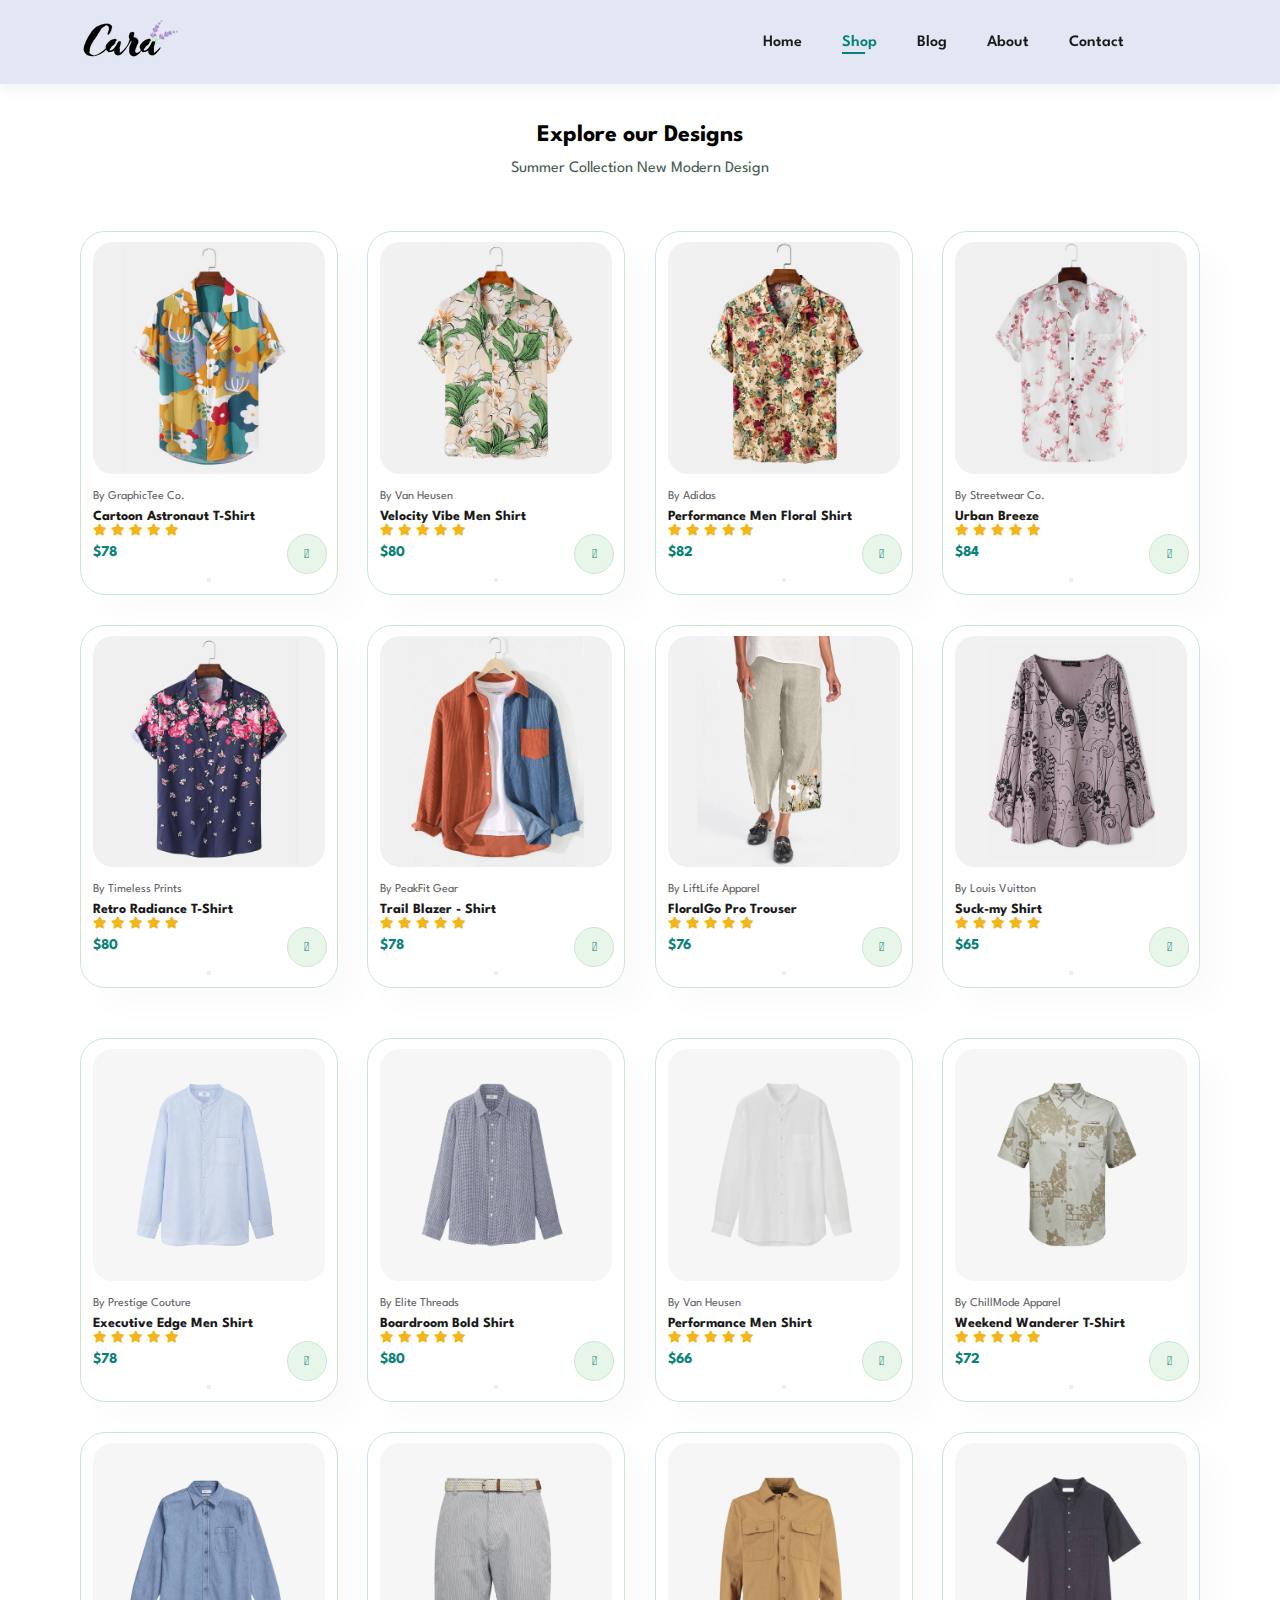
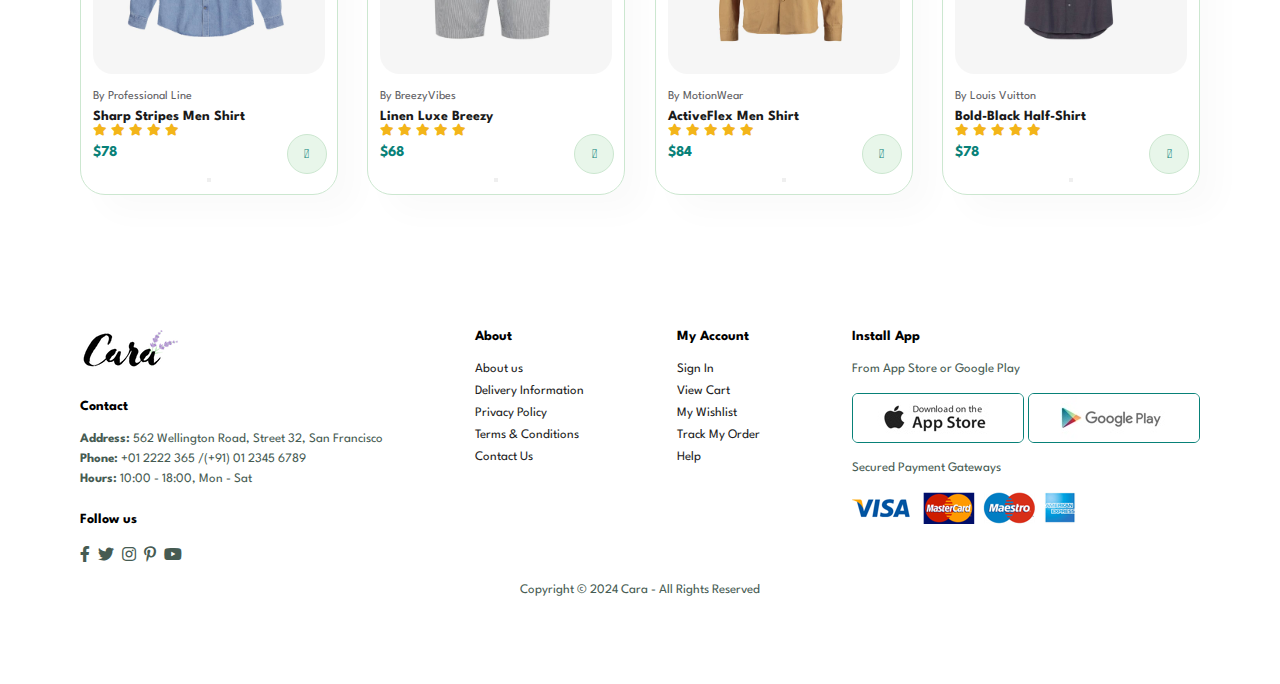
<file: shop.html>
<!DOCTYPE html>
<html lang="en">
<head>
    <meta charset="UTF-8">
    <meta name="viewport" content="width=device-width, initial-scale=1.0">
    <title>Shop More</title>
    <link rel="stylesheet" href="https://pro.fontawesome.com/releases/v5.10.0/css/all.css"/>
    <link rel="stylesheet" href="style.css">
</head>
<body>
    <section id="header">
        <a href="#">
            <img src="img/logo.png" class="logo" alt="">
        </a>
    
        <div>
            <ul id="navbar">
                <li><a  href="index.html">Home</a></li>
                <li><a class="active" href="shop.html">Shop</a></li>
                <li><a href="blog.html">Blog</a></li>
                <li><a href="about.html">About</a></li>
                <li><a href="contact.html">Contact</a></li>
                <li id="lg-bag">
                    <a href="cart.html">
                        <i class="far fa-shopping-bag"></i>
                        <span id="cart-count">0</span> <!-- Added cart count badge -->
                    </a>
                </li>
                <a href="#" id="close"><i class="far fa-times"></i></a>
            </ul>
        </div>
        <div id="mobile">
            <a href="cart.html">
                <i class="far fa-shopping-bag"></i>
                <span id="mobile-cart-count">0</span> <!-- Cart count for mobile -->
            </a>
            <i id="bar" class="fas fa-outdent"></i>
        </div>
    </section>

    <section id="product1" class="section-p1">
        <h2>Explore our Designs</h2>
        <p>Summer Collection New Modern Design</p>
        <div class="pro-container">
            <div class="pro">
                <img src="img/products/f1.jpg" alt="">
                <div class="des">
                    <span>By GraphicTee Co.</span>
                    <h5 class="product-name">Cartoon Astronaut T-Shirt</h5>
                    <div class="star">
                        <i class="fas fa-star"></i>
                        <i class="fas fa-star"></i>
                        <i class="fas fa-star"></i>
                        <i class="fas fa-star"></i>
                        <i class="fas fa-star"></i>
                    </div>
                    <span class="pp">$<h4 class="product-price">78</h4></span>
                </div>
                <button class="add-to-cart-btn"><i class="fal fa-shopping-cart cart"></i></button>
                

            </div>
            <div class="pro">
                <img src="img/products/f2.jpg" alt="">
                <div class="des">
                    <span>By Van Heusen</span>
                    <h5 class="product-name">Velocity Vibe Men Shirt</h5>
                    <div class="star">
                        <i class="fas fa-star"></i>
                        <i class="fas fa-star"></i>
                        <i class="fas fa-star"></i>
                        <i class="fas fa-star"></i>
                        <i class="fas fa-star"></i>
                    </div>
                    <span class="pp">$<h4 class="product-price">80</h4></span>
                </div>
                <button class="add-to-cart-btn"><i class="fal fa-shopping-cart cart"></i></button>
                

            </div>
            <div class="pro">
                <img src="img/products/f3.jpg" alt="">
                <div class="des">
                    <span>By Adidas</span>
                    <h5 class="product-name">Performance Men Floral Shirt</h5>
                    <div class="star">
                        <i class="fas fa-star"></i>
                        <i class="fas fa-star"></i>
                        <i class="fas fa-star"></i>
                        <i class="fas fa-star"></i>
                        <i class="fas fa-star"></i>
                    </div>
                    <span class="pp">$<h4 class="product-price">82</h4></span>
                </div>
                <button class="add-to-cart-btn"><i class="fal fa-shopping-cart cart"></i></button>
                

            </div>
            <div class="pro">
                <img src="img/products/f4.jpg" alt="">
                <div class="des">
                    <span>By Streetwear Co.</span>
                    <h5 class="product-name">Urban Breeze</h5>
                    <div class="star">
                        <i class="fas fa-star"></i>
                        <i class="fas fa-star"></i>
                        <i class="fas fa-star"></i>
                        <i class="fas fa-star"></i>
                        <i class="fas fa-star"></i>
                    </div>
                    <span class="pp">$<h4 class="product-price">84</h4></span>
                </div>
                <button class="add-to-cart-btn"><i class="fal fa-shopping-cart cart"></i></button>
                

            </div>
            <div class="pro">
                <img src="img/products/f5.jpg" alt="">
                <div class="des">
                    <span>By Timeless Prints</span>
                    <h5 class="product-name">Retro Radiance T-Shirt</h5>
                    <div class="star">
                        <i class="fas fa-star"></i>
                        <i class="fas fa-star"></i>
                        <i class="fas fa-star"></i>
                        <i class="fas fa-star"></i>
                        <i class="fas fa-star"></i>
                    </div>
                    <span class="pp">$<h4 class="product-price">80</h4></span>
                </div>
                <button class="add-to-cart-btn"><i class="fal fa-shopping-cart cart"></i></button>
                

            </div>
            <div class="pro">
                <img src="img/products/f6.jpg" alt="">
                <div class="des">
                    <span>By PeakFit Gear</span>
                    <h5 class="product-name">Trail Blazer - Shirt</h5>
                    <div class="star">
                        <i class="fas fa-star"></i>
                        <i class="fas fa-star"></i>
                        <i class="fas fa-star"></i>
                        <i class="fas fa-star"></i>
                        <i class="fas fa-star"></i>
                    </div>
                    <span class="pp">$<h4 class="product-price">78</h4></span>
                </div>
                <button class="add-to-cart-btn"><i class="fal fa-shopping-cart cart"></i></button>
                

            </div>
            <div class="pro">
                <img src="img/products/f7.jpg" alt="">
                <div class="des">
                    <span>By LiftLife Apparel</span>
                    <h5 class="product-name">FloralGo Pro Trouser </h5>
                    <div class="star">
                        <i class="fas fa-star"></i>
                        <i class="fas fa-star"></i>
                        <i class="fas fa-star"></i>
                        <i class="fas fa-star"></i>
                        <i class="fas fa-star"></i>
                    </div>
                    <span class="pp">$<h4 class="product-price">76</h4></span>
                </div>
                <button class="add-to-cart-btn"><i class="fal fa-shopping-cart cart"></i></button>
                

            </div>
            <div class="pro">
                <img src="img/products/f8.jpg" alt="">
                <div class="des">
                    <span>By Louis Vuitton</span>
                    <h5 class="product-name">Suck-my Shirt</h5>
                    <div class="star">
                        <i class="fas fa-star"></i>
                        <i class="fas fa-star"></i>
                        <i class="fas fa-star"></i>
                        <i class="fas fa-star"></i>
                        <i class="fas fa-star"></i>
                    </div>
                    <span class="pp">$<h4 class="product-price">65</h4></span>
                </div>
                <button class="add-to-cart-btn"><i class="fal fa-shopping-cart cart"></i></button>
                

            </div>
            <div class="pro-container">
                <div class="pro">
                    <img src="img/products/n1.jpg" alt="">
                    <div class="des">
                        <span>By Prestige Couture</span>
                        <h5 class="product-name">Executive Edge Men Shirt</h5>
                        <div class="star">
                            <i class="fas fa-star"></i>
                            <i class="fas fa-star"></i>
                            <i class="fas fa-star"></i>
                            <i class="fas fa-star"></i>
                            <i class="fas fa-star"></i>
                        </div>
                        <span class="pp">$<h4 class="product-price">78</h4></span>
                    </div>
                    <button class="add-to-cart-btn"><i class="fal fa-shopping-cart cart"></i></button>
                    
    
                </div>
                <div class="pro">
                    <img src="img/products/n2.jpg" alt="">
                    <div class="des">
                        <span>By Elite Threads</span>
                        <h5 class="product-name">Boardroom Bold Shirt</h5>
                        <div class="star">
                            <i class="fas fa-star"></i>
                            <i class="fas fa-star"></i>
                            <i class="fas fa-star"></i>
                            <i class="fas fa-star"></i>
                            <i class="fas fa-star"></i>
                        </div>
                        <span class="pp">$<h4 class="product-price">80</h4></span>
                    </div>
                    <button class="add-to-cart-btn"><i class="fal fa-shopping-cart cart"></i></button>
                    
    
                </div>
                <div class="pro">
                    <img src="img/products/n3.jpg" alt="">
                    <div class="des">
                        <span>By Van Heusen</span>
                        <h5 class="product-name">Performance Men Shirt</h5>
                        <div class="star">
                            <i class="fas fa-star"></i>
                            <i class="fas fa-star"></i>
                            <i class="fas fa-star"></i>
                            <i class="fas fa-star"></i>
                            <i class="fas fa-star"></i>
                        </div>
                        <span class="pp">$<h4 class="product-price">66</h4></span>
                    </div>
                    <button class="add-to-cart-btn"><i class="fal fa-shopping-cart cart"></i></button>
                    
    
                </div>
                <div class="pro">
                    <img src="img/products/n4.jpg" alt="">
                    <div class="des">
                        <span>By ChillMode Apparel</span>
                        <h5 class="product-name">Weekend Wanderer T-Shirt</h5>
                        <div class="star">
                            <i class="fas fa-star"></i>
                            <i class="fas fa-star"></i>
                            <i class="fas fa-star"></i>
                            <i class="fas fa-star"></i>
                            <i class="fas fa-star"></i>
                        </div>
                        <span class="pp">$<h4 class="product-price">72</h4></span>
                    </div>
                    <button class="add-to-cart-btn"><i class="fal fa-shopping-cart cart"></i></button>
                    
    
                </div>
                <div class="pro">
                    <img src="img/products/n5.jpg" alt="">
                    <div class="des">
                        <span>By Professional Line</span>
                        <h5 class="product-name">Sharp Stripes Men Shirt</h5>
                        <div class="star">
                            <i class="fas fa-star"></i>
                            <i class="fas fa-star"></i>
                            <i class="fas fa-star"></i>
                            <i class="fas fa-star"></i>
                            <i class="fas fa-star"></i>
                        </div>
                       <span class="pp">$<h4 class="product-price">78</h4></span>
                    </div>
                    <button class="add-to-cart-btn"><i class="fal fa-shopping-cart cart"></i></button>
                    
    
                </div>
                <div class="pro">
                    <img src="img/products/n6.jpg" alt="">
                    <div class="des">
                        <span>By BreezyVibes</span>
                        <h5 class="product-name">Linen Luxe Breezy</h5>
                        <div class="star">
                            <i class="fas fa-star"></i>
                            <i class="fas fa-star"></i>
                            <i class="fas fa-star"></i>
                            <i class="fas fa-star"></i>
                            <i class="fas fa-star"></i>
                        </div>
                        <span class="pp">$<h4 class="product-price">68</h4></span>
                    </div>
                    <button class="add-to-cart-btn"><i class="fal fa-shopping-cart cart"></i></button>
                    
    
                </div>
                <div class="pro">
                    <img src="img/products/n7.jpg" alt="">
                    <div class="des">
                        <span>By MotionWear</span>
                        <h5 class="product-name">ActiveFlex Men Shirt</h5>
                        <div class="star">
                            <i class="fas fa-star"></i>
                            <i class="fas fa-star"></i>
                            <i class="fas fa-star"></i>
                            <i class="fas fa-star"></i>
                            <i class="fas fa-star"></i>
                        </div>
                        <span class="pp">$<h4 class="product-price">84</h4></span>
                    </div>
                    <button class="add-to-cart-btn"><i class="fal fa-shopping-cart cart"></i></button>
                    
    
                </div>
                <div class="pro">
                    <img src="img/products/n8.jpg" alt="">
                    <div class="des">
                        <span>By Louis Vuitton</span>
                        <h5 class="product-name">Bold-Black Half-Shirt</h5>
                        <div class="star">
                            <i class="fas fa-star"></i>
                            <i class="fas fa-star"></i>
                            <i class="fas fa-star"></i>
                            <i class="fas fa-star"></i>
                            <i class="fas fa-star"></i>
                        </div>
                        <span class="pp">$<h4 class="product-price">78</h4></span>
                    </div>
                    <button class="add-to-cart-btn"><i class="fal fa-shopping-cart cart"></i></button>
                    
    
                </div>
        </div>
    </section>

    <footer class="section-p1 section-m1" >
        <!-- style="bottom: 0; position:absolute;" -->
        <div class="col">
          <img class="logo" src="img/logo.png" alt="">
          <h4>Contact</h4>
          <p><strong>Address: </strong>562 Wellington Road, Street 32, San Francisco</p>
          <p><strong>Phone: </strong>+01 2222 365 /(+91) 01 2345 6789</p>
          <p><strong>Hours: </strong>10:00 - 18:00, Mon - Sat</p>
          <div class="follow">
            <h4>Follow us</h4>
            <div class="icon">
              <i class="fab fa-facebook-f"></i>
              <i class="fab fa-twitter"></i>
              <i class="fab fa-instagram"></i>
              <i class="fab fa-pinterest-p"></i>
              <i class="fab fa-youtube"></i>
            </div>
          </div>
        </div>
      
        <div class="col">
          <h4>About</h4>
          <a href="#">About us</a>
          <a href="#">Delivery Information</a>
          <a href="#">Privacy Policy</a>
          <a href="#">Terms & Conditions</a>
          <a href="#">Contact Us</a>
          
        </div>
          <div class="col">
            <h4>My Account</h4>
            <a href="#">Sign In</a>
            <a href="#">View Cart</a>
            <a href="#">My Wishlist</a>
            <a href="#">Track My Order</a>
            <a href="#">Help</a>
          </div>
          <div class="col install">
            <h4>Install App</h4>
            <p>From App Store or Google Play</p>
            <div class="row">
                <img src="img/pay/app.jpg" alt="">
                <img src="img/pay/play.jpg" alt="">
            </div>
            <p>Secured Payment Gateways</p>
            <img src="img/pay/pay.png" alt="">
        </div>
        <div class="copyright">
            <p>Copyright © 2024 Cara - All Rights Reserved</p>
        </div>
        
          </footer>
    <script src="cart.js"></script>
    <script src="script.js"></script>
</body>
</html>
</file>
<file: style.css>
@import url("https://fonts.googleapis.com/css2?family=Spartan:wght@100;200;300;400;500;600;700;800;900&display=swap");
*{
    padding: 0;
    margin: 0;
    box-sizing: border-box;
    font-family: 'Spartan',sans-serif;
}

body{
    width:100%;
}
p {
    font-size: 16px;
    color: #465b52;
    margin: 15px 0 20px 0;
  }
  
  .section-p1 {
    padding: 40px 80px;
  }
  
  .section-m1 {
    margin: 40px 0;
  }

#header{
    display: flex;
    align-items: center;
    justify-content: space-between;
    padding: 20px 80px;
    background: #E3E6F3;
    box-shadow: 0 5px 15px rgba(0,0,0,0.06);
    z-index: 999;
    position: sticky;
    top: 0;
    left: 0;
}

#navbar{
    display: flex;
    align-items: center;
    justify-content: center;
}
#mobile{
    display: none;
    align-items: center;
}

#navbar li{
    list-style: none;
    padding: 0 20px;
    position: relative;
}

#navbar li a{
    text-decoration: none;
    font-size: 16px;
    font-weight: 600;
    color: #1a1a1a;
    transition: 0.3s ease;
}

#navbar li a:hover,
#navbar li a.active{
    color: #088178;
}

#navbar li a.active::after,
#navbar li a:hover::after{
    content: "";
    width: 30%;
    height: 2px;
    background: #088178;
    position: absolute;
    bottom: -4px;
    left: 20px;
}
/* Home page */
#hero{
    background-image: url("img/hero4.png");
    height: 90vh;
    width: 100%;
    background-size: cover;
    background-position: top 25% right 0;
    padding: 0 80px;
    display: flex;
    flex-direction: column;
    align-items: flex-start;
    justify-content: center;
}

#hero h4{
    padding-bottom: 15px;
    font-size: 1.8rem;

}
#hero h2{
   
    font-size: 2.5rem;
}
#hero h1{
    color: #088178;
    font-size: 3.1rem;
    padding-top: 2px;
}

#hero button{
    background-image: url("img/button.png");
    background-color: transparent;
    color: #088178 ;
    border:0;
    padding: 14px 80px 14px 65px;
    background-repeat: no-repeat;
    font-weight: 700;
    cursor: pointer;
    font-size: 15px;
}
#feature{
    display: flex;
    align-items: center;
    justify-content: space-between;
    flex-wrap: wrap;
}
#feature .fe-box{
width: 180px;
text-align: center;
padding: 25px 15px;
box-shadow: 20px 20px 34px rgba(0,0,0,0.03);
border: 1px solid #cce7d0;
border-radius: 4px;
margin: 15px 0;

}
#feature .fe-box img{

    margin-bottom: 10px;
    width: 100%;
}
#feature .fe-box:hover{

    box-shadow: 10px 10px 54px rgba(70,62,221,0.1);
}

#feature .fe-box h6{

    padding: 9px 8px 6px 8px;
    line-height: 1;
    border-radius: 4px;
    color: #088178;
    background-color: #fddde4;
    display: inline-block;
}

#feature .fe-box:nth-child(2) h6{
    background-color: #cdebbc;
}
#feature .fe-box:nth-child(3) h6{
    background-color: #d1e8f2;
}
#feature .fe-box:nth-child(4) h6{
    background-color: #cdd4f8;
}
#feature .fe-box:nth-child(5) h6{
    background-color: #f6dbf6;
}
#feature .fe-box:nth-child(6) h6{
    background-color: #fff2e5;
}
#product1{
    text-align: center;
}
#product1 .pro-container{
    display: flex;
    justify-content: space-between;
    padding-top: 20px;
    flex-wrap: wrap;
}
#product1 .pro{
    width: 23%;
    min-width: 250px;
    padding: 10px 12px;
    border: 1px solid #cce7d0;
    border-radius: 25px;
    cursor: pointer;
    box-shadow: 20px 20px 30px rgba(0,0,0,0.02);
    margin: 15px 0;
    transition: 0.2s ease;
    position: relative;
}
#product1 .pro:hover{
    box-shadow:20px 20px 30px rgba(0,0,0,0.06);
}

#product1 .pro img{
    width: 100%;
    border-radius: 20px;
}

#product1 .pro .des{
text-align: start;
padding: 10px 0;
}
#product1 .pro .des span {
    color: #606063;
    font-size: 12px;
  }
  
  #product1 .pro .des h5 {
    padding-top: 7px;
    color: #1a1a1a;
    font-size: 14px;
  }
  
  #product1 .pro .des i {
    font-size: 12px;
    color: rgb(243, 181, 25);

  }
  
  #product1 .pro .des  h4{
    /* padding-top: 7px; */
    font-size: 15px;
    font-weight:700 ;
    color: #088178;
  }
  #product1 .pro .des  .pp{
    padding-top: 7px;
    font-size: 15px;
    font-weight:700 ;
    color: #088178;
    display: flex;
  }
  
  #product1 .pro .cart {
    width: 40px;
    height: 40px;
    line-height: 40px;
    border-radius: 50px;
    background-color: #e8f6ea;
    font-weight: 500;
    color: #088178;
    border: 1px solid #cce7d0;
    position: absolute;
    bottom: 20px;
    right: 10px;
  }
  
  #banner{
    display: flex;
    flex-direction: column;
    align-items: center;
    justify-content: center;
    text-align: center;
    background-image: url("img/banner/b2.jpg");
    width: 100%;
    height: 40vh;
    background-size: cover ;
    background-position: center;
  }

  #banner h4{

    color: #fff;
    font-size: 16px;
  }

  #banner h2{

    color: #fff;
    font-size: 30px;
    padding: 16px 0;

  }

  #banner h2 span{

    color: #ef3636;
   
  }
  button.normal {
    font-size: 14px;
    font-weight: 600;
    padding: 15px 30px;
    color: #000;
    background-color: #fff;
    border-radius: 4px;
    cursor: pointer;
    border: none;
    outline: none;
    transition: 0.2s;
}

#banner button:hover{
background: #088178;
color: #fff;

}
#sm-banner .banner-box{
    display: flex;
    flex-direction: column;
    align-items: flex-start;
    justify-content: center;
    text-align: center;
    background-image: url("img/banner/b17.jpg");
    min-width: 645px;
    height: 50vh;
    background-size: cover ;
    background-position: center;
    padding: 30px;
}
#sm-banner .banner-box2{
    background-image: url("img/banner/b10.jpg");
}

#sm-banner{
    display: flex;
    justify-content: space-between;
    flex-wrap: wrap;
}


#sm-banner h4{
    color: #fff;
    font-size: 20px;
    font-weight: 300;
    padding: 10px 0;
}

#sm-banner h2{
    color: #fff;
    font-size: 28px;
    font-weight: 800;
}
#sm-banner span{
    color: #fff;
    font-size: 14px;
    font-weight: 500;
    padding: 14px 0;
}

button.white {
    font-size: 13px;
    font-weight: 600;
    padding: 11px 18px;
    color: #fff;
    background-color: transparent;
   
    cursor: pointer;
    border: 1px solid #fff;
    outline: none;
    transition: 0.2s;
}

#sm-banner .banner-box:hover button{
background-color: #088178;
border: 1px solid #088178;

}

#banner3 .banner-box{

    display: flex;
    flex-direction: column;
    align-items: flex-start;
    justify-content: center;
   
    background-image: url("img/banner/b7.jpg");
    min-width: 30%;
    height: 30vh;
    background-size: cover ;
    background-position: center;
    padding: 20px;
    margin-bottom: 20px;
}
#banner3 .banner-box2{
    background-image: url("img/banner/b4.jpg");
}
#banner3 .banner-box3{
    background-image: url("img/banner/b18.jpg");
}

#banner3 h2{
    color: #fff;
    font-size: 23px;
    font-weight: 900;
    

}

#banner3 h3{
    color: #ec544e;
    font-size: 15px;
    font-weight: 800;
    padding: 13px 0;

}

#banner3{
    display: flex;
    justify-content: space-between;
    flex-wrap: wrap;
    padding: 0 80px;
}
#close{
    display: none;
}

#newsletter {
    display: flex;
    justify-content: space-between;
    flex-wrap: wrap;
    align-items: center;
    background-image: url("img/banner/b14.png");
    background-repeat: no-repeat;
    background-position: 20% 30%;
    background-color: #041e42;
}

#newsletter h4 {
    font-size: 22px;
    font-weight: 700;
    color: #fff;
}

#newsletter p {
    font-size: 14px;
    font-weight: 600;
    color: #818ea0;
}
#newsletter p span {
    
    color: #ffbd27;
}

#newsletter input {
    height: 3.125rem;
    padding: 0 1.25em;
    font-size: 14px;
    width: 100%;
    border: 1px solid transparent;
    border-radius: 4px;
    outline: none;
    border-top-right-radius: 0;
    border-bottom-right-radius: 0;
  }
  
  #newsletter button {
    background-color: #088178;
    color: #fff;
    white-space: nowrap;
    border-top-left-radius: 0;
    border-bottom-left-radius: 0;
  }
  #newsletter .form{
    display: flex;
    width: 40%;
  }
  footer {
    display: flex;
   
    flex-wrap: wrap;
    justify-content: space-between;
}

footer .col {
    display: flex;
    flex-direction: column;
    align-items: flex-start;
    margin-bottom: 20px;
}

footer .logo {
    margin-bottom: 30px;
}
footer h4{
    font-size: 14px;
    padding-bottom: 20px;
}

footer p{
    font-size: 13px;
   margin: 0 0 8px 0;
}

footer a{
    text-decoration: none;
    font-size: 13px;
    color: #222;
    margin-bottom: 10px;
}

footer .follow{
    margin-top: 20px;
}

footer .follow i{
    color: #465b52;
    padding-right: 4px;
}
footer .install .row img{
    border: 1px solid #088178;
    border-radius: 6px;
}

footer .install img{
   margin: 10px 0 15px 0;
}

footer .follow i:hover,
footer a:hover{
    color: #088178;
}


footer .copyright{
    width: 100%;
    text-align: center;
}

/* Media Query */
@media (max-width:799px){
    .section-p1 {
        padding: 40px 40px;
    }
    #navbar {
        display: flex;
        flex-direction: column;

        align-items: flex-start;
        justify-content: flex-start;
        position: fixed;
        top: 0;
        right: -300px;
        height: 100vh;
        width: 300px;
        background-color: #E3E6F3;
        box-shadow: 0 40px 60px rgba(0,0,0,0.1);
        padding: 80px 0 0 10px;
        transition: 0.3s ;
    }
    #navbar li{
        margin-bottom: 25px;
    }
    #mobile{
        display: flex;
        align-items: center;
    }
    #mobile i{
        color: #1a1a1a;
        font-size: 24px;
        padding-left: 20px;
    }
    #navbar.active{
        right: 0;
    }
    #close{
        display: initial;
        position: absolute;
        top: 30px;
        left: 30px;
        color: #222;
        font-size: 24px;
    }
    #lg-bag{
        display: none;
    }
    
    #hero {
        
        height: 70vh;
  
      
        background-position: top 30% right 30%;
        padding: 0 80px;
      
    }
    #feature {
        
        justify-content: center;
    }
    #feature .fe-box {
     
        margin: 15px 15px;
    }
    #product1 .pro-container {
        
        justify-content: center;
       
    }
    #product1 .pro {
      
        margin: 15px;
    }
    #banner {
        height: 20vh;
    }
    #sm-banner .banner-box {
       
        min-width: 100%;
        height: 30vh;
    }
    #banner3 {
        padding: 0 40px;
    }
    #banner3 .banner-box {
       
        width: 28%;
     
    }
    #newsletter .form {
       
        width: 70%;
    }
}

@media(max-width:477px){
    .section-p1 {
        padding: 20px;
    }
    #header {
   
        padding: 10px 30px;
        
    }
    #hero h2 {
        font-size: 32px;
    }
    #hero h1 {
      
        font-size: 38px;
   
    }
    #hero {
       
        background-position: 55%;
        padding: 0 20px;
        
    }
    #feature .fe-box {
        width: 155px;
        
        margin: 0 0 15px 0;
    }
    #feature {
       
        justify-content: space-between;
      
    }
    #product1 .pro {
        width: 100%;
       
    }
    #banner {
    
        height: 40vh;
       
    }
    #banner3 {
        padding: 0 20px;
    }
    #banner3 .banner-box {
        width: 100%;
    }
    #newsletter .form {
        width: 100%;
    }
    #newsletter{
        padding: 40px 20px;
    }
}

#cart-count,
#mobile-cart-count {
  background-color: red; /* Adjust color */
  color: white; /* Text color */
  border-radius: 50%; /* Circular badge */
  padding: 2px 6px; /* Adjust size */
  font-size: 12px; /* Adjust font size */
  position: relative;
  top: -10px; /* Adjust position */
  left: -10px;
  display: none; /* Initially hidden */
}

#navbar a span,
#mobile a span {
  text-decoration: none;
  color: white; /* Ensure the text remains white */
}
</file>
